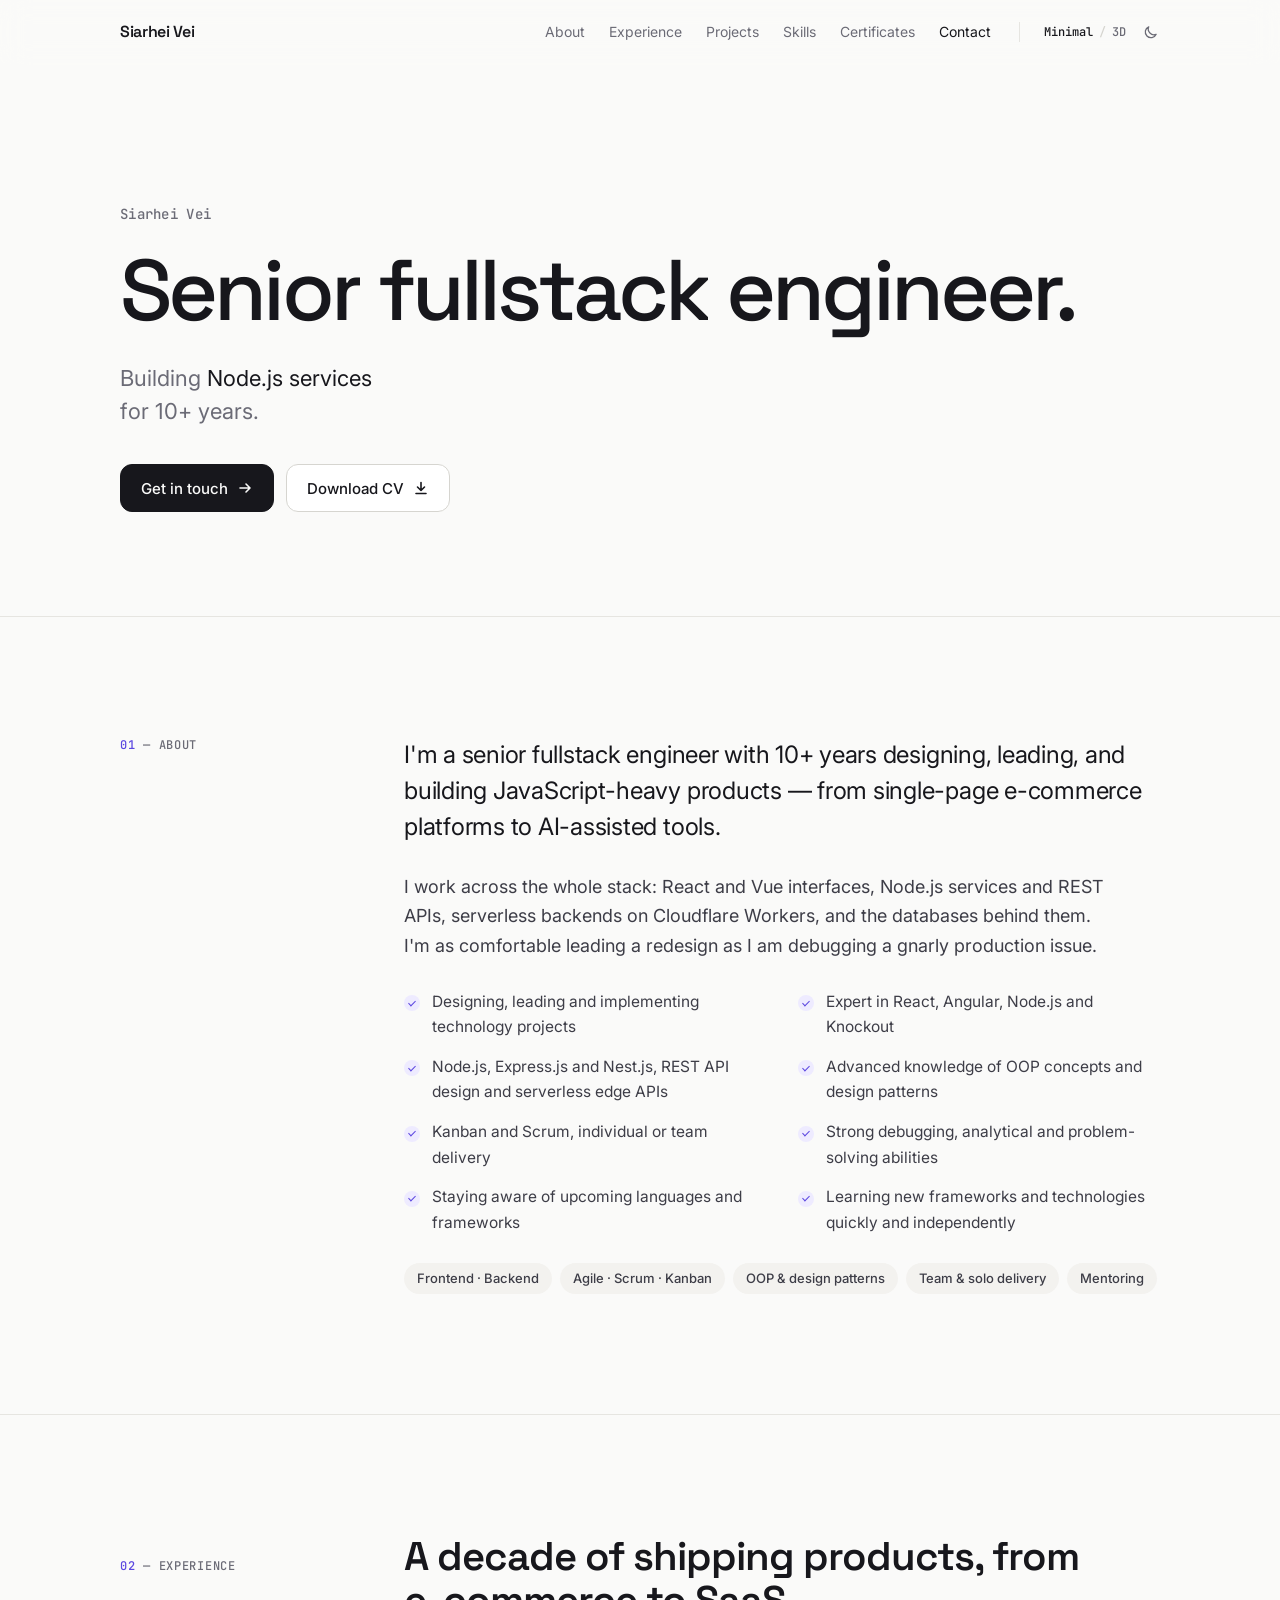
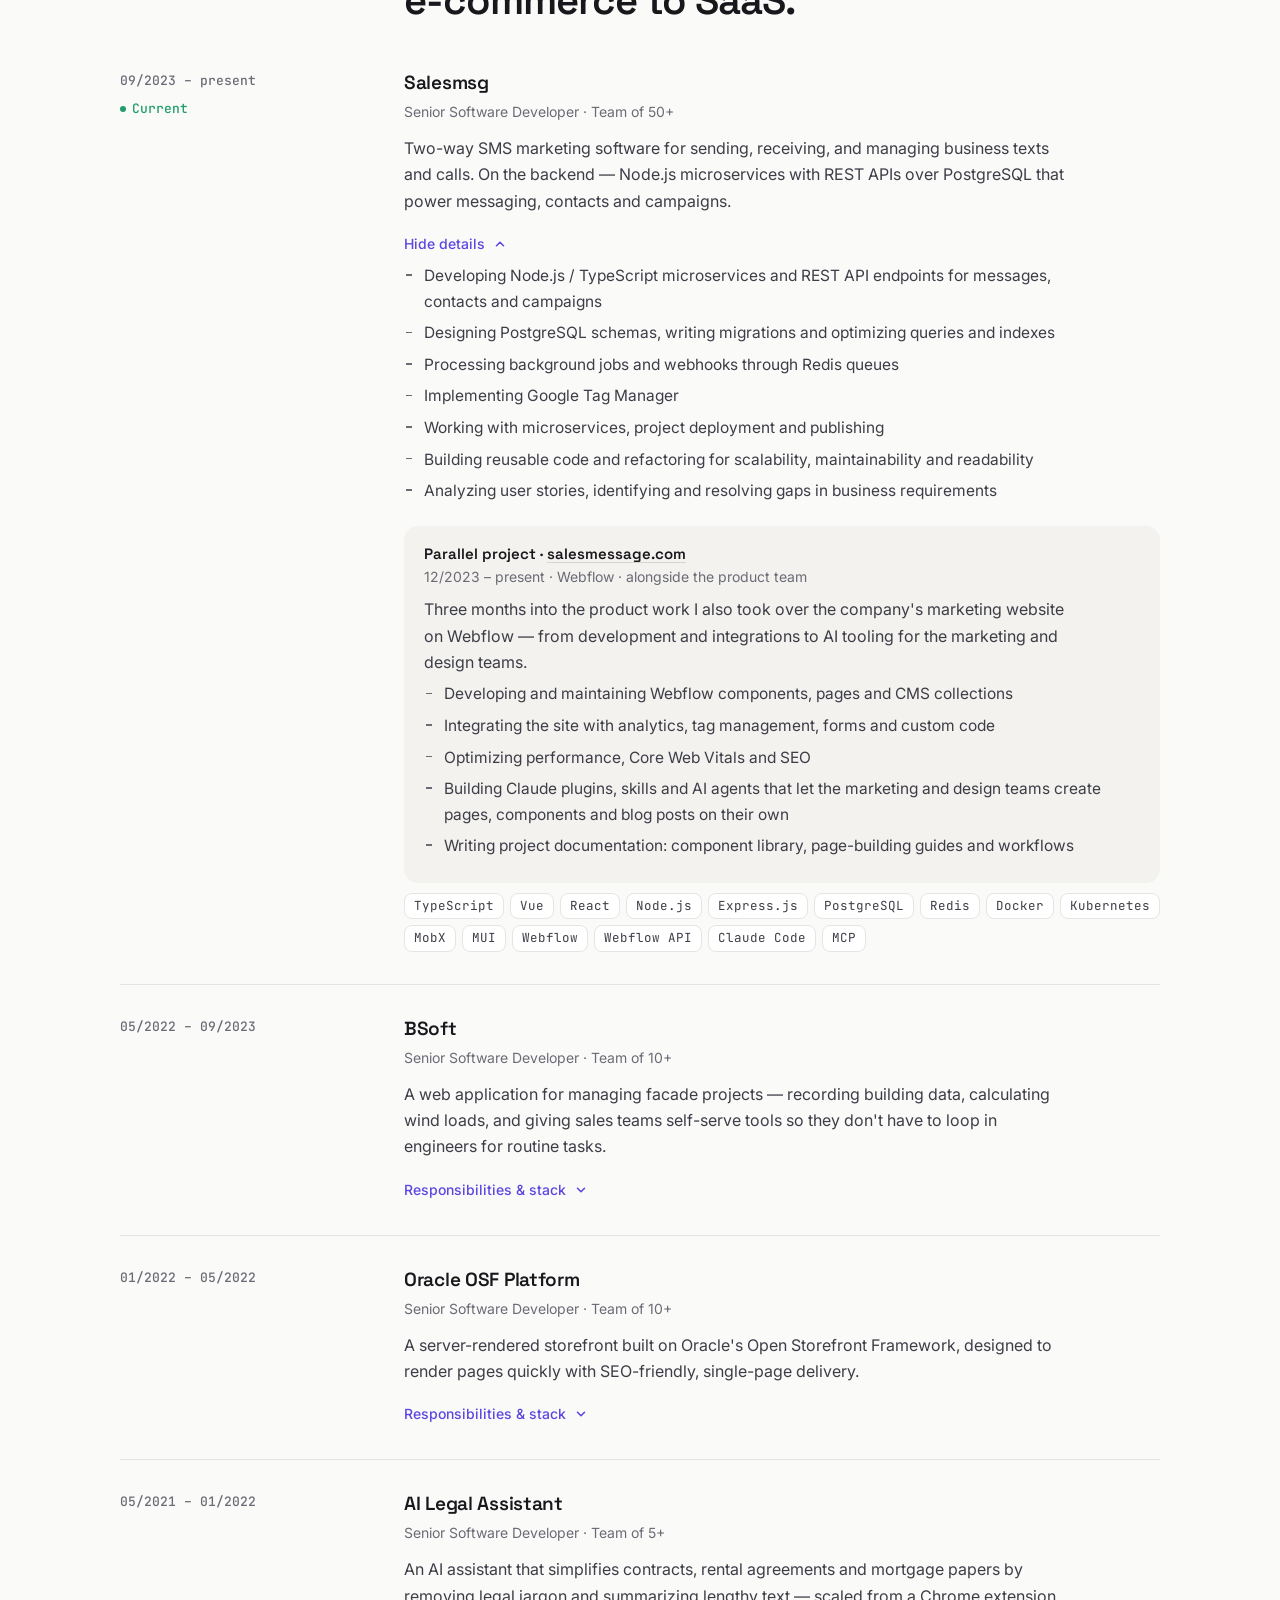
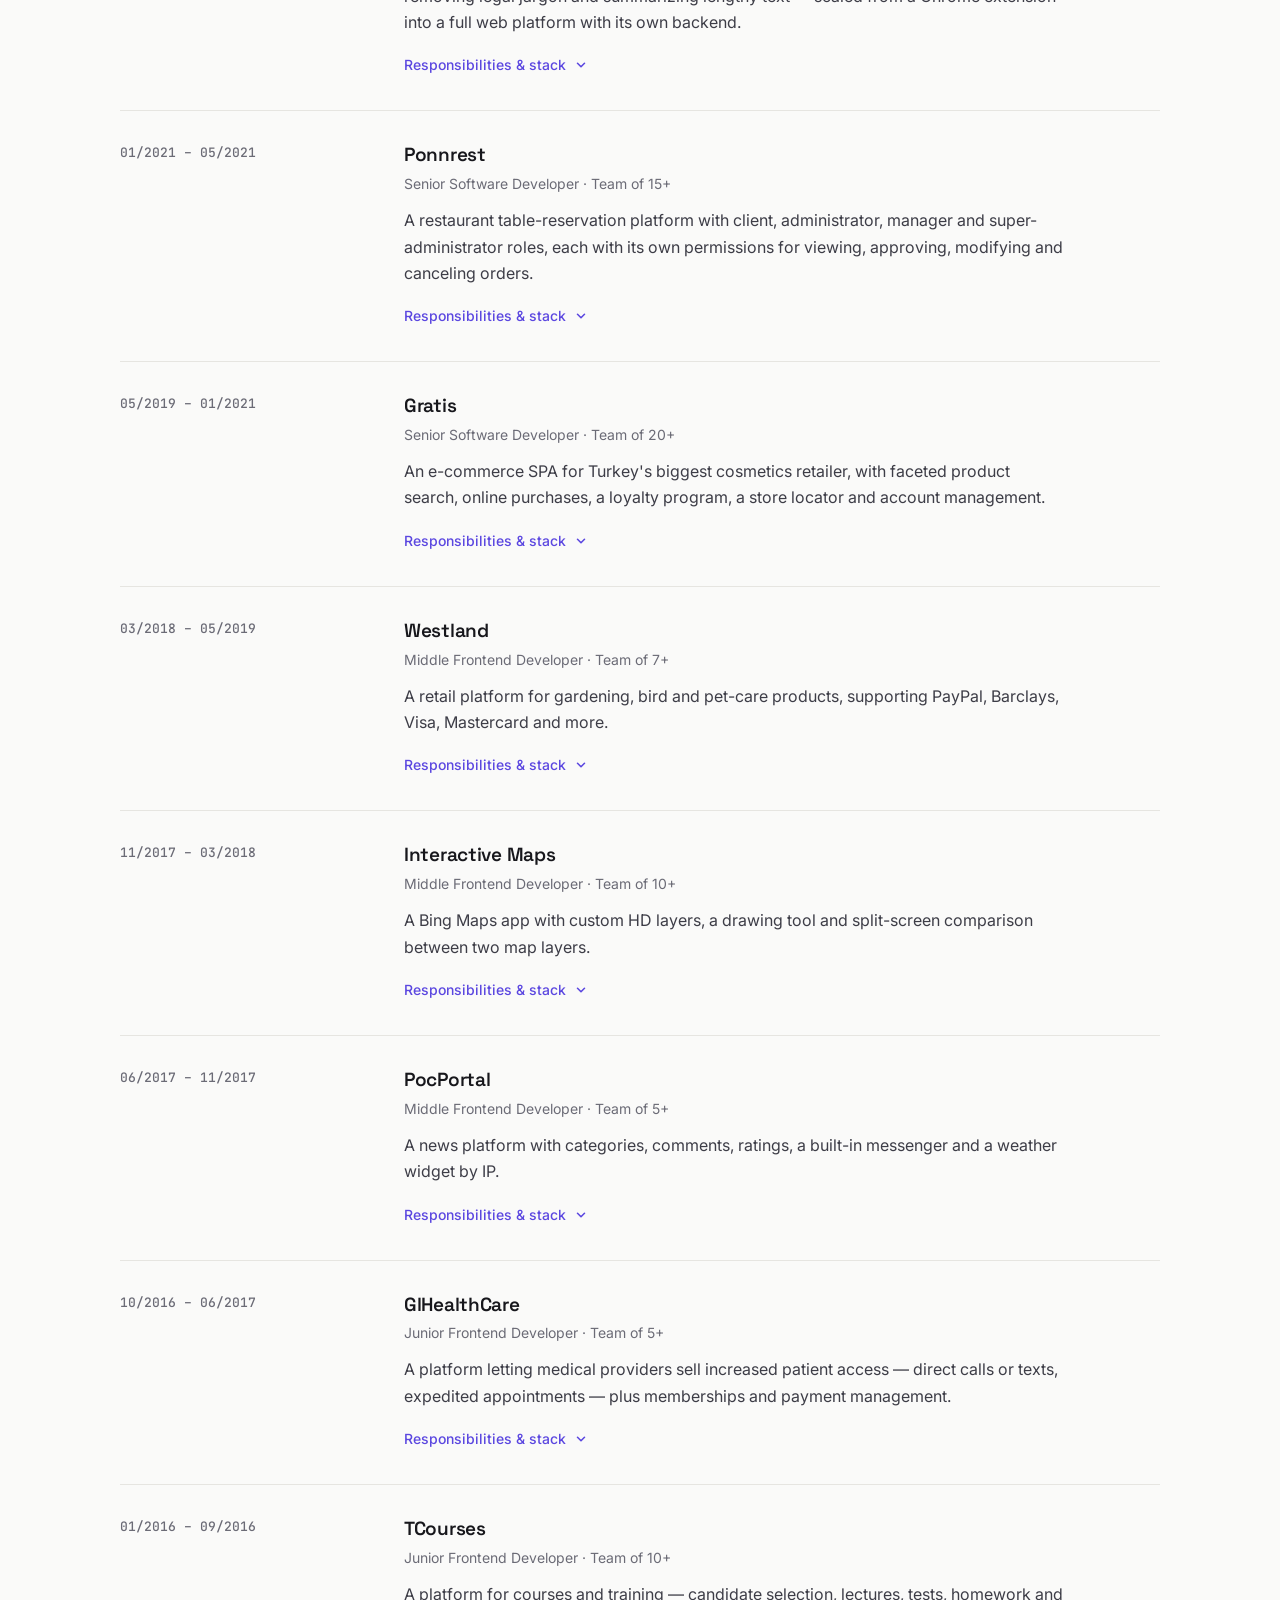
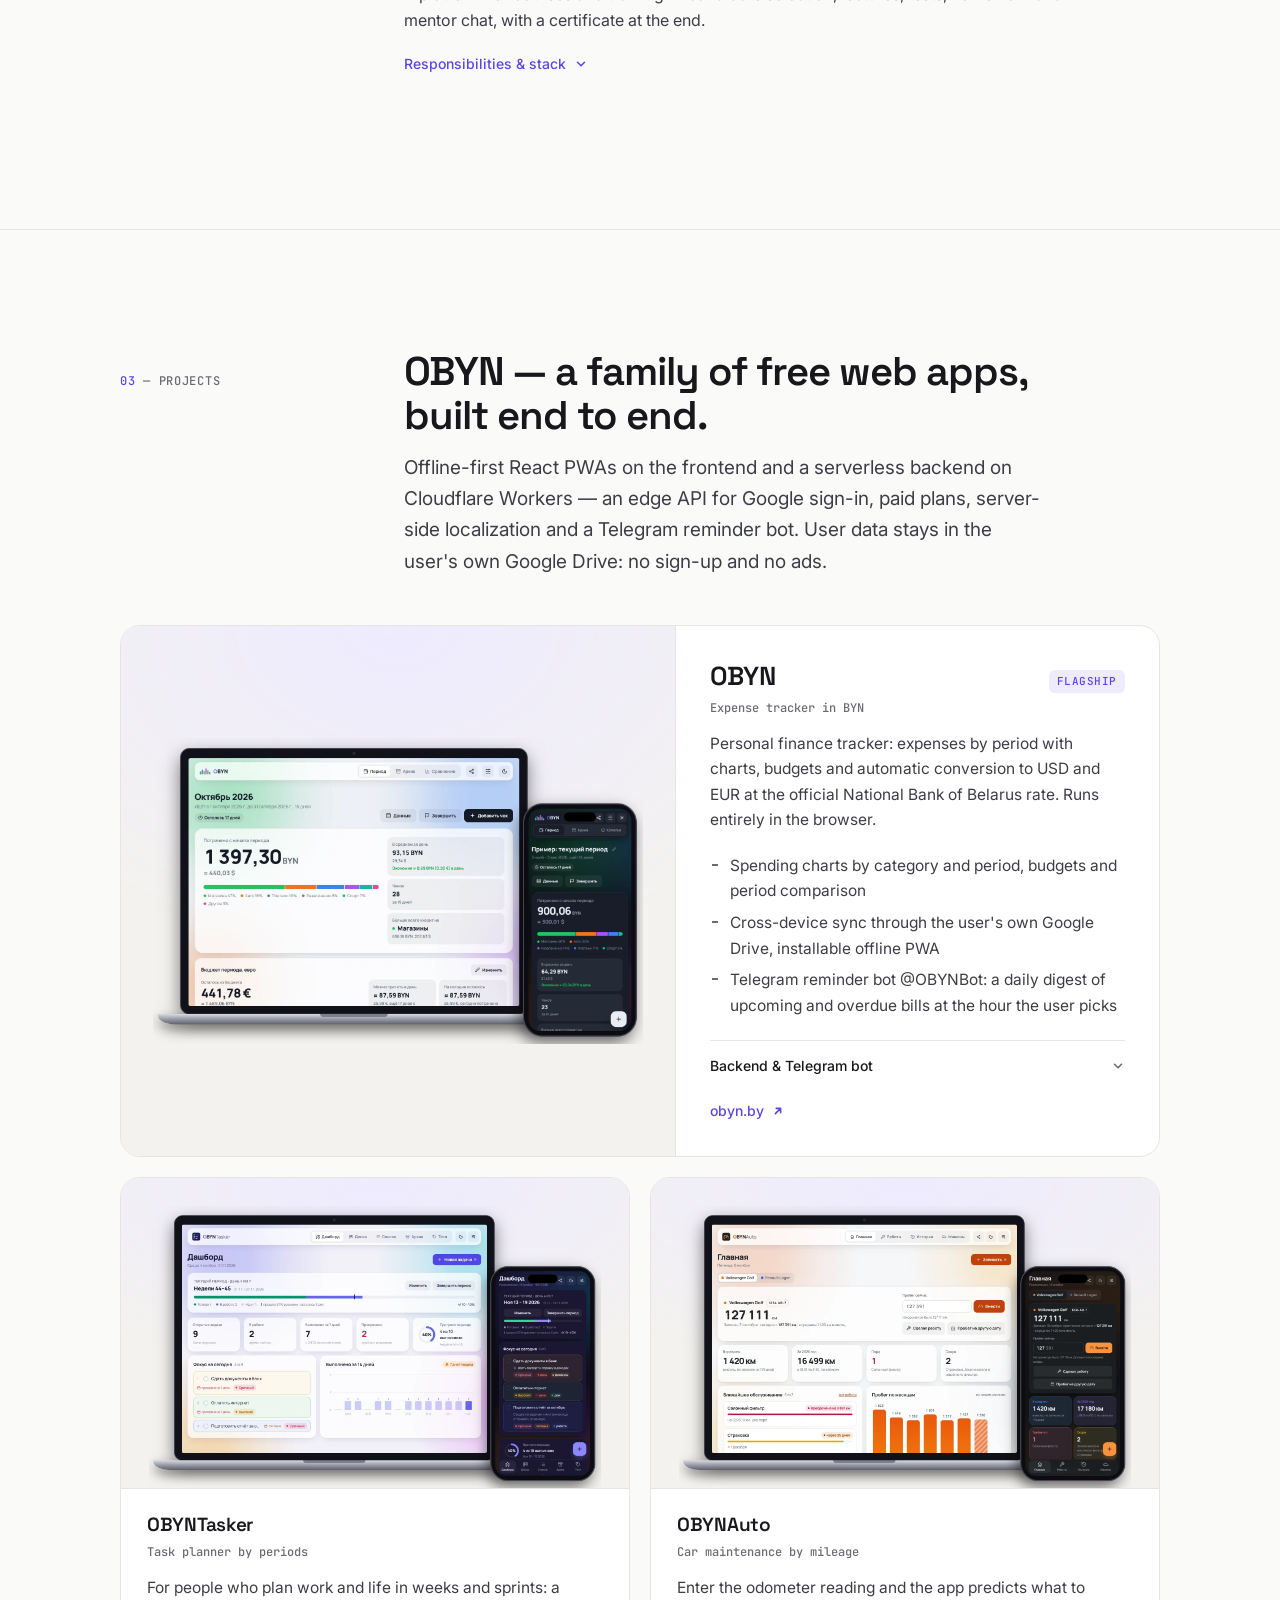
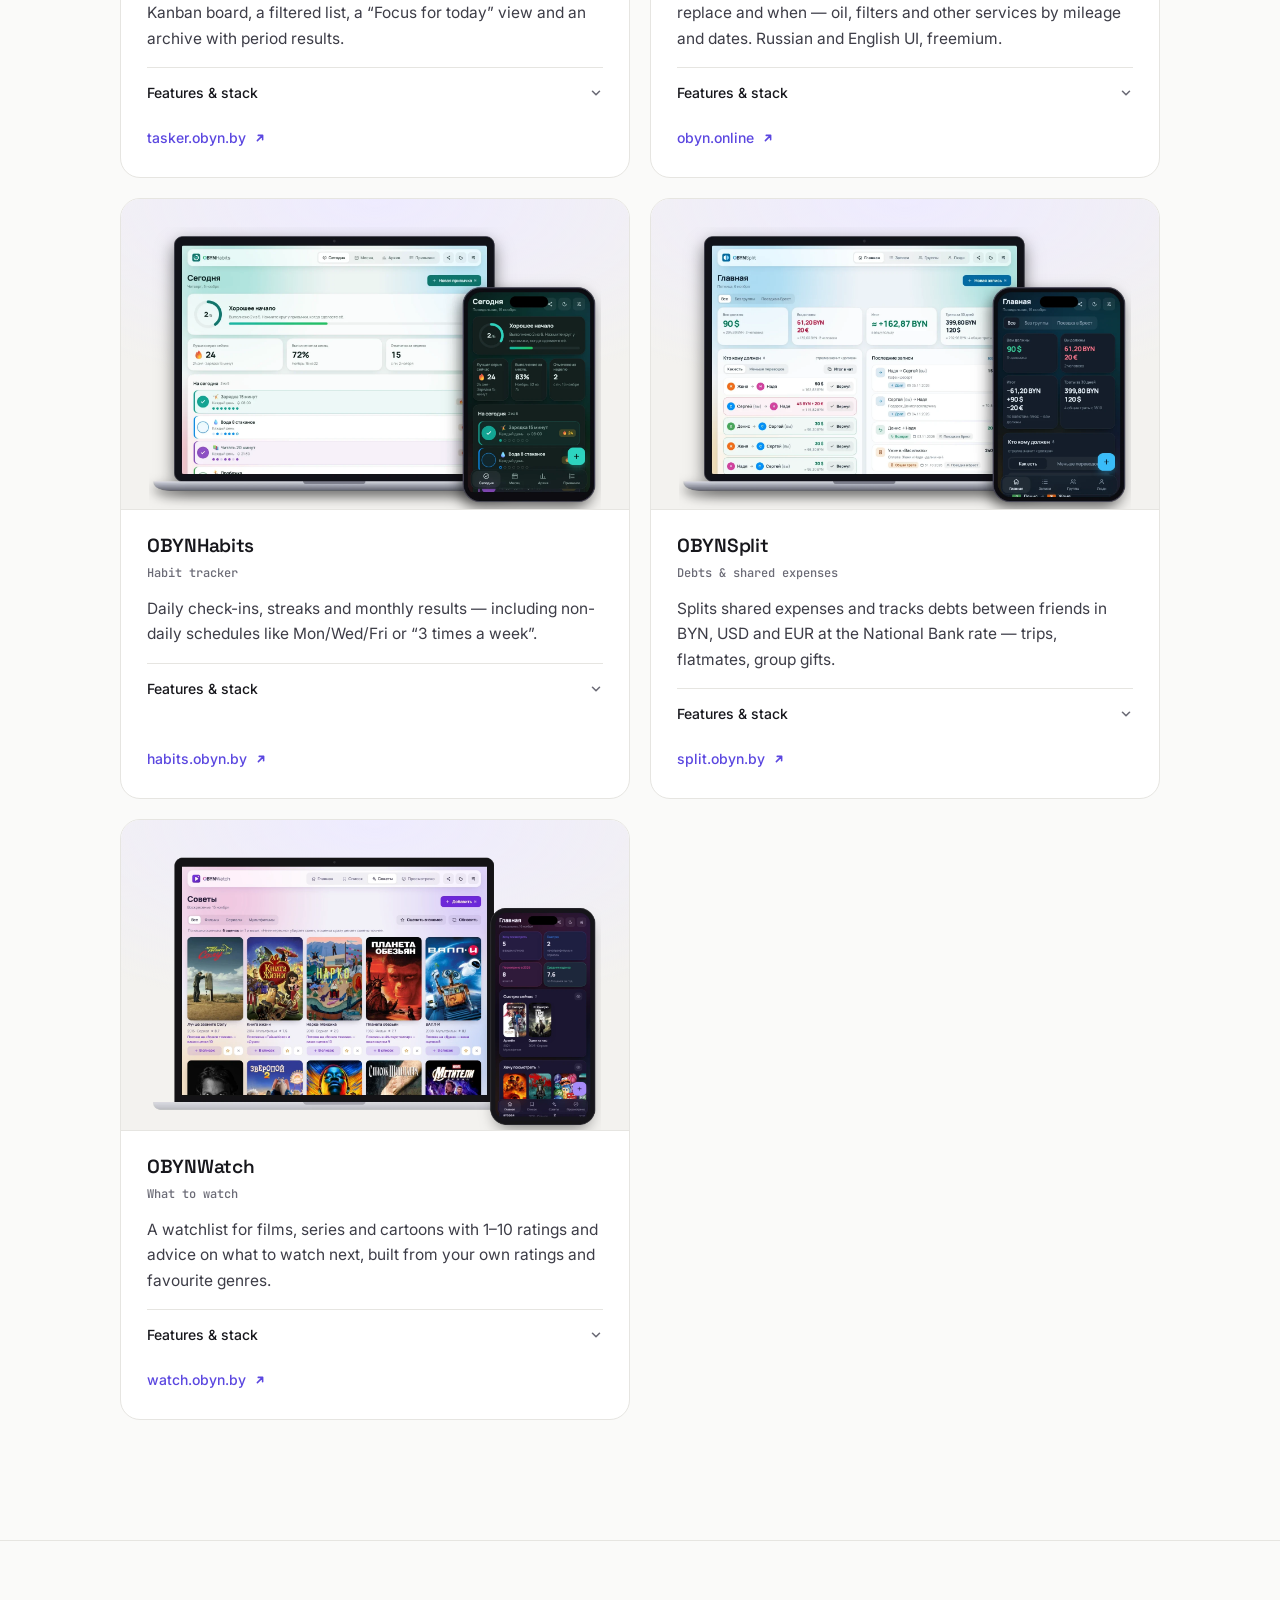
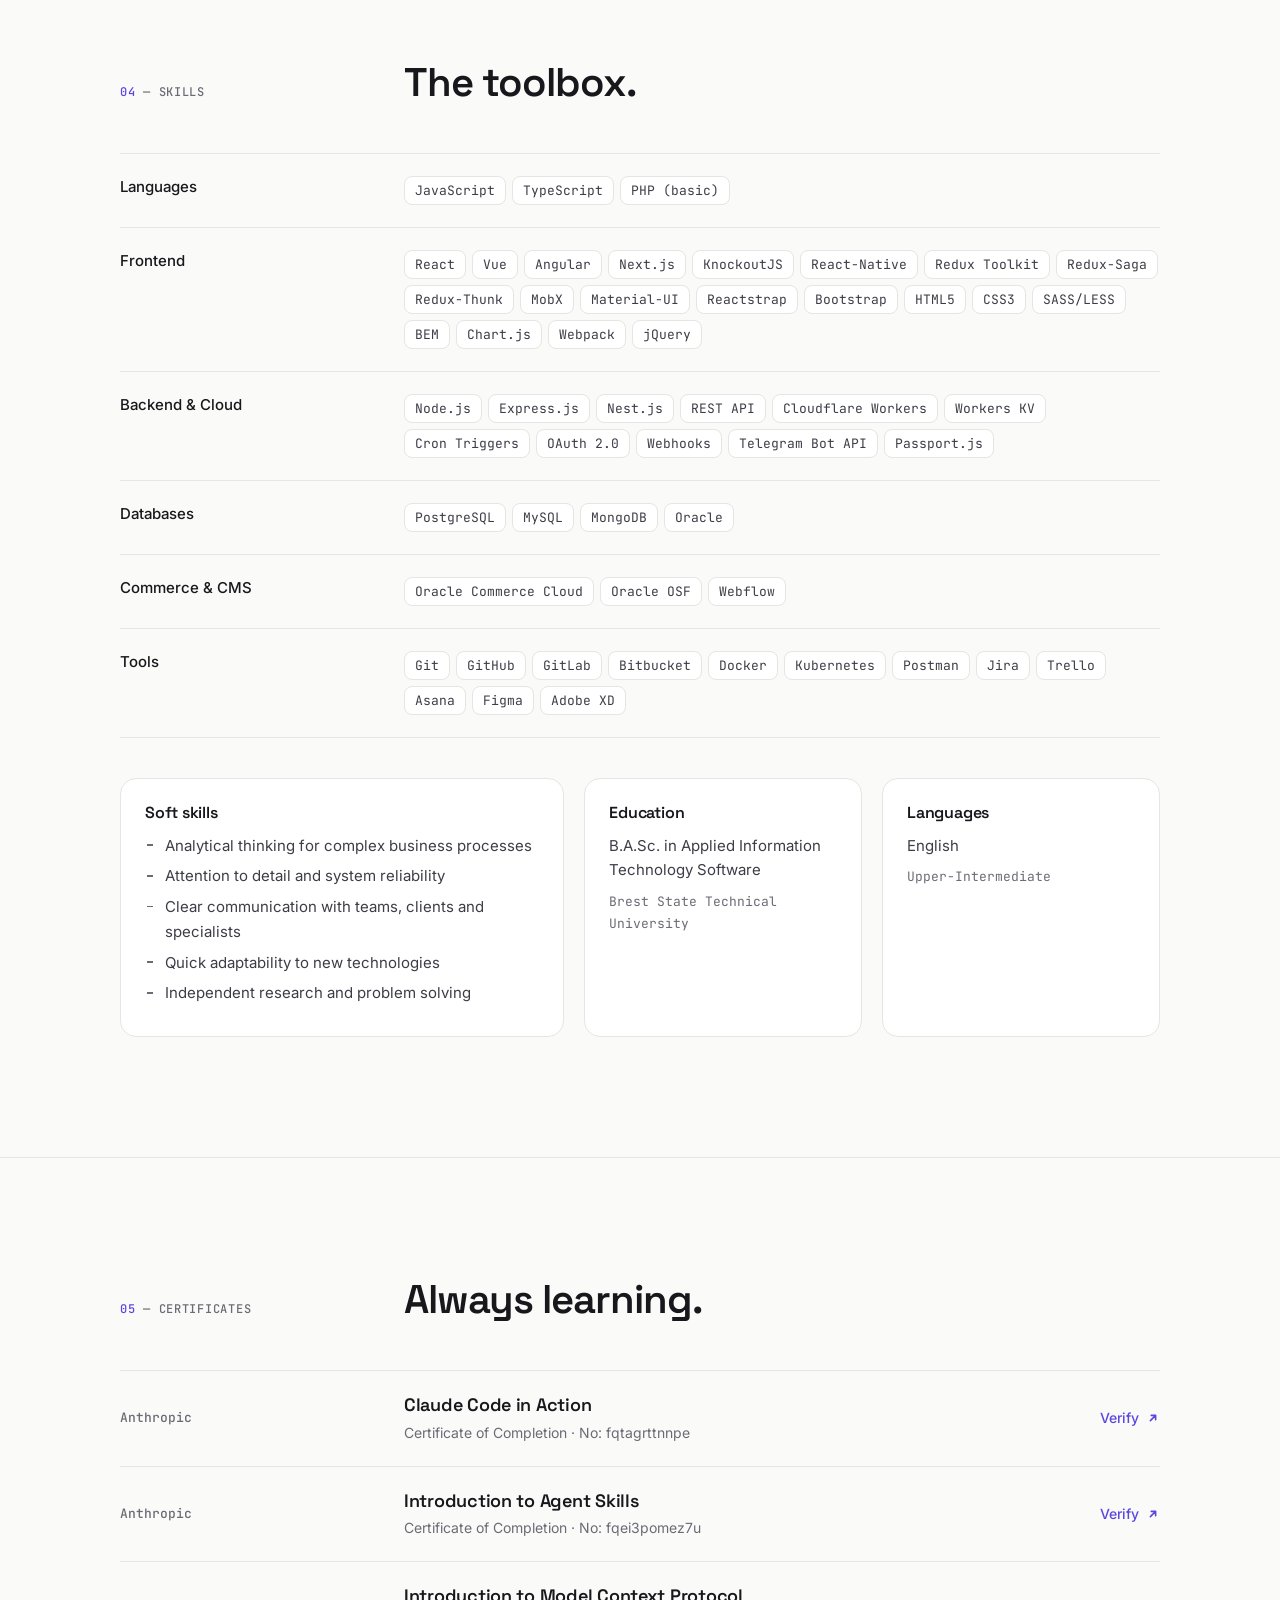
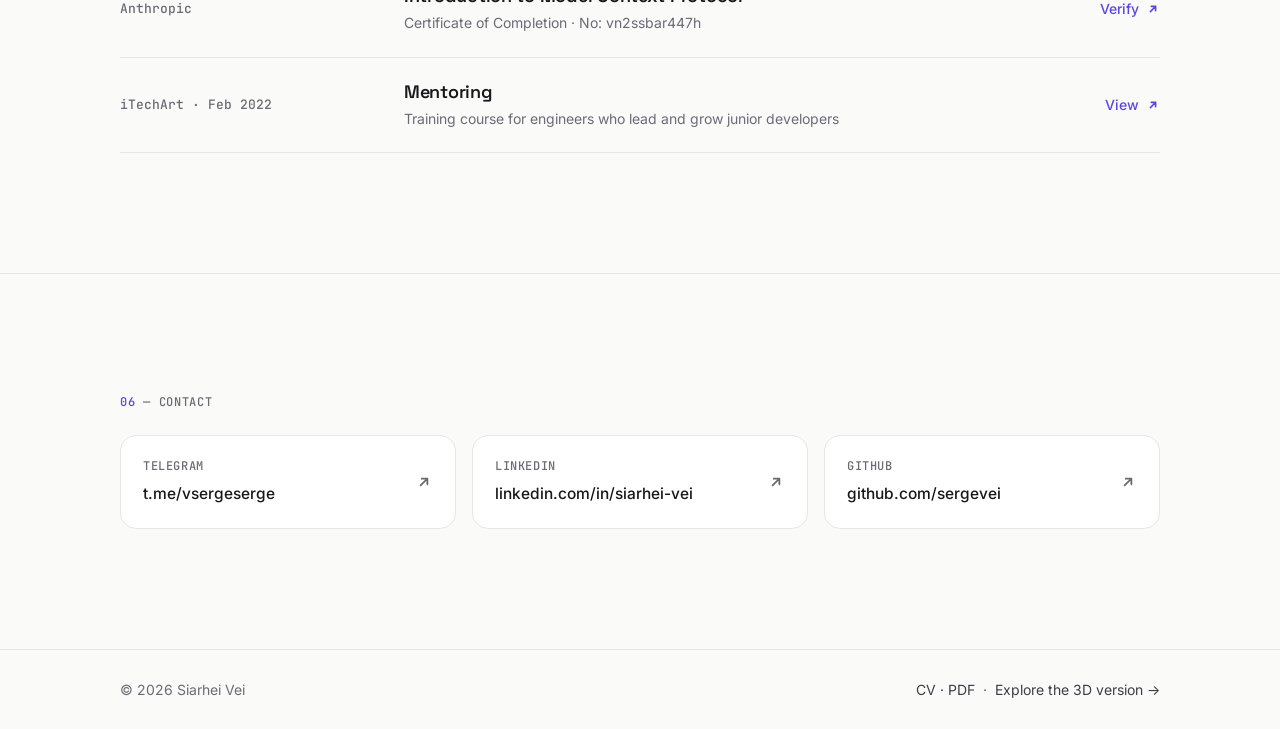
<file: minimal.html>
<!DOCTYPE html>
<html lang="en">
<head>
<meta charset="UTF-8">
<meta name="viewport" content="width=device-width,initial-scale=1,viewport-fit=cover">
<script>
/* Theme before first paint: the visitor's choice, else the system setting. */
try{var t=localStorage.getItem("theme");if(t==="light"||t==="dark")document.documentElement.dataset.theme=t}catch(e){}
</script>
<title>Siarhei Vei - Senior Fullstack Engineer | Portfolio</title>
<meta name="description" content="Siarhei Vei - Senior Fullstack Engineer with 10+ years building React, Vue, and Node.js products, from interfaces to edge APIs. Experience, projects, skills and certificates.">
<meta name="author" content="Siarhei Vei">
<meta name="robots" content="index, follow">
<link rel="canonical" href="https://sergevei.github.io/minimal.html">
<meta property="og:type" content="profile">
<meta property="og:title" content="Siarhei Vei - Senior Fullstack Engineer">
<meta property="og:description" content="10+ years building React, Vue, and Node.js products. Experience, projects, skills and certificates.">
<meta property="og:url" content="https://sergevei.github.io/minimal.html">
<meta property="og:site_name" content="Siarhei Vei - Portfolio">
<meta name="twitter:card" content="summary">
<meta name="theme-color" content="#fafaf9" media="(prefers-color-scheme: light)">
<meta name="theme-color" content="#0c0c0f" media="(prefers-color-scheme: dark)">
<link rel="icon" type="image/svg+xml" href="data:image/svg+xml,%3Csvg xmlns='http://www.w3.org/2000/svg' viewBox='0 0 64 64'%3E%3Crect width='64' height='64' rx='14' fill='%230a0620'/%3E%3Ccircle cx='32' cy='32' r='23' fill='none' stroke='%23ffd166' stroke-opacity='.3' stroke-width='2'/%3E%3Ccircle cx='32' cy='32' r='14' fill='%23ffd166'/%3E%3C/svg%3E">
<script type="application/ld+json">{
  "@context": "https://schema.org",
  "@type": "Person",
  "name": "Siarhei Vei",
  "jobTitle": "Senior Fullstack Engineer",
  "url": "https://sergevei.github.io/",
  "sameAs": ["https://github.com/sergevei", "https://www.linkedin.com/in/siarhei-vei-310b24229", "https://t.me/vsergeserge"],
  "knowsAbout": ["JavaScript", "TypeScript", "React", "Vue", "Node.js", "Cloudflare Workers", "Frontend Development", "Backend Development", "Fullstack Development"]
}</script>
<link rel="preconnect" href="https://fonts.googleapis.com">
<link rel="preconnect" href="https://fonts.gstatic.com" crossorigin>
<link href="https://fonts.googleapis.com/css2?family=Inter:wght@400;500;600&family=JetBrains+Mono:wght@400;500&family=Space+Grotesk:wght@500;600;700&display=swap" rel="stylesheet">
<style>
:root{
  --bg:#fafaf9;--surface:#ffffff;--surface-2:#f3f2ef;--ink:#17171c;--ink-2:#3d3d47;--muted:#6b6b76;
  --line:#e6e5e1;--line-2:#d6d5d0;--accent:#5b47e0;--accent-ink:#ffffff;--accent-soft:#eeebff;
  --ok:#1f9d6b;--shadow:0 1px 2px rgba(20,20,30,.04),0 8px 24px rgba(20,20,30,.06);
  --font:'Inter',system-ui,-apple-system,'Segoe UI',sans-serif;--display:'Space Grotesk','Inter',sans-serif;--mono:'JetBrains Mono',ui-monospace,monospace;
  --wrap:1120px;--gutter:clamp(16px,4vw,40px);--radius:16px;
  color-scheme:light;
}
@media (prefers-color-scheme:dark){:root:not([data-theme="light"]){
  --bg:#0c0c0f;--surface:#131318;--surface-2:#1a1a21;--ink:#ececf1;--ink-2:#c4c4cf;--muted:#8e8e9c;
  --line:#23232b;--line-2:#30303a;--accent:#a395ff;--accent-ink:#0c0c0f;--accent-soft:#1d1a33;
  --ok:#4fd1a1;--shadow:0 1px 2px rgba(0,0,0,.3),0 8px 24px rgba(0,0,0,.35);color-scheme:dark}}
:root[data-theme="dark"]{
  --bg:#0c0c0f;--surface:#131318;--surface-2:#1a1a21;--ink:#ececf1;--ink-2:#c4c4cf;--muted:#8e8e9c;
  --line:#23232b;--line-2:#30303a;--accent:#a395ff;--accent-ink:#0c0c0f;--accent-soft:#1d1a33;
  --ok:#4fd1a1;--shadow:0 1px 2px rgba(0,0,0,.3),0 8px 24px rgba(0,0,0,.35);color-scheme:dark}

*,*::before,*::after{box-sizing:border-box}
html{scroll-behavior:smooth;scroll-padding-top:84px;-webkit-text-size-adjust:100%}
body{margin:0;background:var(--bg);color:var(--ink);font:400 16px/1.65 var(--font);-webkit-font-smoothing:antialiased;text-rendering:optimizeLegibility;overflow-x:hidden}
img{max-width:100%;height:auto;display:block}
a{color:inherit}
::selection{background:var(--accent);color:var(--accent-ink)}
:focus-visible{outline:2px solid var(--accent);outline-offset:3px;border-radius:6px}
.wrap{max-width:var(--wrap);margin:0 auto;padding:0 var(--gutter)}
.skip{position:absolute;left:-9999px;top:8px;z-index:100;background:var(--ink);color:var(--bg);padding:10px 14px;border-radius:10px;text-decoration:none}
.skip:focus{left:8px}
.mono{font-family:var(--mono)}
.sr{position:absolute;width:1px;height:1px;overflow:hidden;clip:rect(0 0 0 0);white-space:nowrap}

/* Header */
.top{position:sticky;top:0;z-index:40;background:color-mix(in srgb,var(--bg) 82%,transparent);backdrop-filter:saturate(1.6) blur(14px);-webkit-backdrop-filter:saturate(1.6) blur(14px);border-bottom:1px solid transparent;transition:border-color .25s}
.top.scrolled{border-bottom-color:var(--line)}
.top .wrap{display:flex;align-items:center;gap:28px;height:64px}
.brand{font:600 16px/1 var(--display);letter-spacing:-.02em;text-decoration:none;white-space:nowrap}
.nav{display:flex;gap:24px;margin-left:auto}
.nav a{font-size:14px;color:var(--muted);text-decoration:none;padding:6px 0;transition:color .2s}
.nav a:hover{color:var(--ink)}
.nav a.active{color:var(--ink)}
.tools{display:flex;align-items:center;gap:14px;padding-left:24px;border-left:1px solid var(--line);height:20px}
.icon-btn{width:32px;height:32px;margin:-6px -6px;display:grid;place-items:center;border-radius:8px;border:0;background:none;color:var(--muted);cursor:pointer;transition:color .2s}
.icon-btn:hover{color:var(--ink)}
.icon-btn svg{width:17px;height:17px}
.i-sun{display:none}
:root[data-theme="dark"] .i-sun{display:block}:root[data-theme="dark"] .i-moon{display:none}
@media (prefers-color-scheme:dark){:root:not([data-theme="light"]) .i-sun{display:block}:root:not([data-theme="light"]) .i-moon{display:none}}

/* View switch — the same control as in the 3D version */
.view-switch{display:inline-flex;align-items:center;gap:6px;font:500 12px/1 var(--mono)}
.view-switch a,.view-switch span{text-decoration:none;color:var(--muted);white-space:nowrap;padding:6px 0;transition:color .2s}
.view-switch [aria-current]{color:var(--ink)}
.view-switch a:hover{color:var(--ink)}
.view-switch i{font-style:normal;color:var(--line-2)}

.menu-btn{display:none}
@media (max-width:900px){
  .nav{display:none}
  .tools{margin-left:auto;padding-left:0;border-left:0}
  .menu-btn{display:grid}
}
/* Hamburger that morphs into a cross */
.burger{position:relative;width:18px;height:10px}
.burger i{position:absolute;left:0;right:0;height:1.6px;border-radius:2px;background:currentColor;transition:top .25s cubic-bezier(.7,0,.2,1) .2s,transform .3s cubic-bezier(.7,0,.2,1)}
.burger i:first-child{top:0}.burger i:last-child{top:8.4px}
[aria-expanded="true"] .burger i{top:4.2px;transition:top .25s cubic-bezier(.7,0,.2,1),transform .3s cubic-bezier(.7,0,.2,1) .2s}
[aria-expanded="true"] .burger i:first-child{transform:rotate(45deg)}
[aria-expanded="true"] .burger i:last-child{transform:rotate(-45deg)}
[aria-expanded="true"].menu-btn{color:var(--ink)}

/* Full-screen mobile menu: opens as a circle growing from the button */
.mnav{position:fixed;inset:0;z-index:35;display:flex;flex-direction:column;justify-content:space-between;gap:40px;padding:104px var(--gutter) calc(28px + env(safe-area-inset-bottom));overflow-y:auto;overscroll-behavior:contain;
  background:radial-gradient(90% 60% at 100% 100%,var(--accent-soft),transparent 70%),var(--bg);
  clip-path:circle(0 at var(--x,calc(100% - 32px)) var(--y,32px));visibility:hidden;transition:clip-path .65s cubic-bezier(.7,0,.2,1),visibility 0s linear .65s}
.mnav.open{clip-path:circle(150vmax at var(--x,calc(100% - 32px)) var(--y,32px));visibility:visible;transition:clip-path .8s cubic-bezier(.7,0,.2,1),visibility 0s}
.mnav-list{display:flex;flex-direction:column}
.mnav-list a{display:flex;align-items:flex-start;gap:16px;padding:7px 0;text-decoration:none;color:var(--ink);-webkit-tap-highlight-color:transparent}
.mnav-n{font:500 12px/1 var(--mono);color:var(--muted);padding-top:.9em;width:22px;opacity:0;transition:opacity .4s ease}
.mnav-t{display:inline-block;overflow:hidden;padding-bottom:.08em;font:500 clamp(40px,11.5vw,60px)/1.05 var(--display);letter-spacing:-.045em}
.mnav-t>span{display:inline-block;transform:translateY(110%);transition:transform .45s cubic-bezier(.7,0,.2,1),color .25s}
.mnav.open .mnav-n{opacity:1;transition-delay:calc(var(--i) * 60ms + 380ms)}
.mnav.open .mnav-t>span{transform:none;transition:transform .9s cubic-bezier(.2,.8,.2,1) calc(var(--i) * 60ms + 260ms),color .25s}
.mnav-list a.active .mnav-t>span,.mnav-list a.active .mnav-n{color:var(--accent)}
.mnav-list a:active .mnav-t>span{color:var(--muted)}
.mnav-foot{display:flex;flex-direction:column;gap:18px;opacity:0;transform:translateY(12px);transition:opacity .3s ease,transform .3s ease}
.mnav.open .mnav-foot{opacity:1;transform:none;transition:opacity .6s ease .7s,transform .8s cubic-bezier(.2,.8,.2,1) .7s}
.mnav-label{font:500 12px/1 var(--mono);letter-spacing:.06em;text-transform:uppercase;color:var(--muted)}
.mnav-social{display:flex;flex-wrap:wrap;gap:8px}
.mnav-social a{display:inline-flex;align-items:center;gap:6px;padding:11px 15px;border:1px solid var(--line-2);border-radius:100px;font-size:14.5px;font-weight:500;text-decoration:none;background:color-mix(in srgb,var(--surface) 70%,transparent)}
.mnav-social a svg{width:13px;height:13px;color:var(--muted)}
.mnav-3d{display:flex;justify-content:space-between;align-items:center;gap:12px;padding-top:18px;border-top:1px solid var(--line);font-size:15px;color:var(--ink-2);text-decoration:none}
.mnav-3d b{font:500 12px/1 var(--mono);color:var(--muted);white-space:nowrap}
body.menu-open{overflow:hidden}
body.menu-open .top{background:transparent;backdrop-filter:none;-webkit-backdrop-filter:none;border-bottom-color:transparent}
@media (min-width:901px){.mnav{display:none}}

/* Sections */
section{padding:clamp(64px,10vw,120px) 0;border-top:1px solid var(--line)}
.sec-head{display:grid;grid-template-columns:220px 1fr;gap:clamp(24px,5vw,64px);margin-bottom:clamp(28px,4vw,48px);align-items:baseline}
.eyebrow{font:500 12px/1.4 var(--mono);letter-spacing:.06em;text-transform:uppercase;color:var(--muted)}
.eyebrow b{color:var(--accent);font-weight:500}
h1,h2,h3{font-family:var(--display);letter-spacing:-.025em;margin:0;font-weight:600}
h2{font-size:clamp(28px,4vw,40px);line-height:1.1}
h3{font-size:19px;line-height:1.3;letter-spacing:-.015em}
.lede{font-size:clamp(17px,1.6vw,19px);color:var(--ink-2);max-width:62ch;margin:14px 0 0}
.grid-2{display:grid;grid-template-columns:220px 1fr;gap:clamp(24px,5vw,64px)}
@media (max-width:760px){.sec-head,.grid-2{grid-template-columns:1fr;gap:12px}}

/* Hero */
.hero{padding:clamp(56px,12vw,140px) 0 clamp(56px,9vw,104px);border-top:0}
.hero h1{margin:0;font-weight:500}
.h-name{display:block;font:500 14px/1.4 var(--mono);letter-spacing:.02em;color:var(--muted);margin-bottom:22px}
.h-role{display:block;font-size:clamp(42px,7.2vw,86px);line-height:1.02;letter-spacing:-.045em}
.hero .lede{font-size:clamp(18px,2vw,22px);line-height:1.5;margin-top:28px;color:var(--muted)}
/* Words rise from behind a mask, one after another */
.w{display:inline-block;overflow:hidden;vertical-align:top;padding-bottom:.1em;margin-bottom:-.1em}
.w>span{display:inline-block;animation:word-up 1s cubic-bezier(.2,.8,.2,1) both;animation-delay:calc(var(--i) * 90ms + 80ms)}
@keyframes word-up{from{transform:translateY(105%)}}
.fade{display:block;animation:fade-up .9s cubic-bezier(.2,.8,.2,1) both;animation-delay:var(--d,.6s)}
.ctas.fade{display:flex}
@keyframes fade-up{from{opacity:0;transform:translateY(10px)}}
/* Rotating phrase: the next one rises in from below, out of focus */
.rot{display:inline-grid;justify-items:start;vertical-align:bottom;height:1.5em;overflow:hidden;color:var(--ink);transition:width .6s cubic-bezier(.2,.8,.2,1)}
.rot>span{grid-area:1/1;white-space:nowrap;opacity:0;transform:translateY(80%);filter:blur(8px);transition:transform .7s cubic-bezier(.2,.8,.2,1),opacity .5s ease,filter .6s ease}
.rot>.is-on{opacity:1;transform:none;filter:none}
.rot>.is-out{opacity:0;transform:translateY(-80%);filter:blur(8px)}
@media (prefers-reduced-motion:reduce){.w>span,.fade{animation:none}.rot>span{transform:none;filter:none}}
.ctas{display:flex;flex-wrap:wrap;gap:12px;margin-top:36px}
.btn{display:inline-flex;align-items:center;gap:9px;height:48px;padding:0 20px;border-radius:12px;font:500 15px/1 var(--font);text-decoration:none;border:1px solid var(--line-2);background:var(--surface);color:var(--ink);transition:transform .2s,border-color .2s,background .2s,box-shadow .2s;cursor:pointer}
.btn:hover{border-color:var(--ink);transform:translateY(-1px)}
.btn svg{width:16px;height:16px}
.btn-primary{background:var(--ink);color:var(--bg);border-color:var(--ink)}
.btn-primary:hover{box-shadow:var(--shadow)}

/* About */
.prose p{margin:0 0 1.1em;font-size:18px;color:var(--ink-2);max-width:64ch}
.prose p:first-child{font-size:clamp(20px,2.2vw,24px);line-height:1.5;color:var(--ink);letter-spacing:-.01em}
.checks{list-style:none;padding:0;margin:28px 0 0;display:grid;grid-template-columns:1fr 1fr;gap:14px 32px}
.checks li{position:relative;padding-left:28px;color:var(--ink-2);font-size:15.5px}
.checks li::before{content:"";position:absolute;left:0;top:.42em;width:16px;height:16px;border-radius:50%;background:var(--accent-soft)}
.checks li::after{content:"";position:absolute;left:5.5px;top:calc(.42em + 3.5px);width:4px;height:7px;border:solid var(--accent);border-width:0 1.8px 1.8px 0;transform:rotate(45deg)}
@media (max-width:640px){.checks{grid-template-columns:1fr}}
.pills{display:flex;flex-wrap:wrap;gap:8px;margin-top:28px}
.pill{font:500 13px/1 var(--font);padding:9px 13px;border-radius:100px;background:var(--surface-2);color:var(--ink-2)}

/* Experience */
.jobs{list-style:none;margin:0;padding:0}
.job{display:grid;grid-template-columns:220px 1fr;gap:clamp(24px,5vw,64px);padding:32px 0;border-top:1px solid var(--line)}
.job:first-child{border-top:0;padding-top:0}
.job-when{font:500 13px/1.5 var(--mono);color:var(--muted)}
.job-when .now{display:inline-flex;align-items:center;gap:6px;margin-top:8px;color:var(--ok)}
.job-when .now::before{content:"";width:6px;height:6px;border-radius:50%;background:currentColor}
.job-meta{font-size:14px;color:var(--muted);margin-top:4px}
.job p{margin:12px 0 0;color:var(--ink-2);max-width:66ch}
.job details{margin-top:16px}
.job summary{display:inline-flex;align-items:center;gap:8px;cursor:pointer;list-style:none;font:500 14px/1 var(--font);color:var(--accent);padding:6px 0;user-select:none}
.job summary::-webkit-details-marker{display:none}
.job summary svg{width:14px;height:14px;transition:transform .25s}
.job details[open] summary svg{transform:rotate(180deg)}
.job details[open] .more-label{display:none}
.job details:not([open]) .less-label{display:none}
.sub{margin:18px 0 0}
.sub-title{font:500 12px/1.4 var(--mono);letter-spacing:.05em;text-transform:uppercase;color:var(--muted);margin:22px 0 8px}
.list{margin:0;padding:0;list-style:none}
.list li{position:relative;padding-left:20px;margin:6px 0;color:var(--ink-2);font-size:15.5px;max-width:68ch}
.list li::before{content:"";position:absolute;left:2px;top:.72em;width:6px;height:1.5px;background:var(--muted)}
.tags{display:flex;flex-wrap:wrap;gap:6px;margin-top:10px}
.tag{font:400 12.5px/1 var(--mono);padding:6px 9px;border:1px solid var(--line);border-radius:8px;color:var(--ink-2);background:var(--surface)}
.side{margin-top:22px;padding:18px 20px;border-radius:14px;background:var(--surface-2)}
.side h4{margin:0;font:600 15px/1.3 var(--display)}
.side .job-meta{margin-top:2px}
.side p{margin-top:8px}
@media (max-width:760px){.job{grid-template-columns:1fr;gap:8px}}
a.ul{text-decoration:underline;text-decoration-color:var(--line-2);text-underline-offset:3px;transition:text-decoration-color .2s}
a.ul:hover{text-decoration-color:currentColor}

/* Projects */
.p-intro{max-width:64ch}
.projects{display:grid;grid-template-columns:repeat(2,1fr);gap:20px;margin-top:40px}
.project{display:flex;flex-direction:column;border:1px solid var(--line);border-radius:20px;background:var(--surface);overflow:hidden;transition:border-color .25s,box-shadow .25s,transform .25s}
.project:hover{border-color:var(--line-2);box-shadow:var(--shadow);transform:translateY(-2px)}
.shot{display:block;padding:28px 28px 0;background:radial-gradient(120% 90% at 50% 0%,var(--accent-soft),transparent 70%),var(--surface-2);border-bottom:1px solid var(--line)}
.shot img{width:100%;aspect-ratio:16/10;object-fit:contain;object-position:bottom;transition:transform .5s cubic-bezier(.2,.8,.2,1)}
.project:hover .shot img{transform:translateY(-4px) scale(1.01)}
.p-body{padding:24px 26px 26px;display:flex;flex-direction:column;flex:1}
.p-top{display:flex;justify-content:space-between;align-items:baseline;gap:12px}
.p-kind{font:500 12px/1.4 var(--mono);color:var(--muted);margin-top:6px}
.p-body>p{margin:14px 0 0;color:var(--ink-2);font-size:15.5px}
.p-body .list{margin-top:14px}
.p-body details{margin-top:16px;border-top:1px solid var(--line);padding-top:14px}
.p-body summary{cursor:pointer;list-style:none;display:flex;justify-content:space-between;align-items:center;font:500 14px/1 var(--font);color:var(--ink);padding:4px 0}
.p-body summary::-webkit-details-marker{display:none}
.p-body summary svg{width:14px;height:14px;color:var(--muted);transition:transform .25s}
.p-body details[open] summary svg{transform:rotate(180deg)}
.p-foot{margin-top:auto;padding-top:20px}
.visit{display:inline-flex;align-items:center;gap:7px;font:500 14px/1 var(--font);color:var(--accent);text-decoration:none}
.visit svg{width:14px;height:14px;transition:transform .2s}
.visit:hover svg{transform:translate(2px,-2px)}
.project.featured{grid-column:1/-1;display:grid;grid-template-columns:1.15fr 1fr}
.project.featured .shot{padding:32px;border-bottom:0;border-right:1px solid var(--line);display:flex;align-items:center}
.project.featured .shot img{object-position:center}
.project.featured .p-body{padding:34px 34px 32px}
.project.featured h3{font-size:26px}
.badge{font:500 11px/1 var(--mono);letter-spacing:.05em;text-transform:uppercase;color:var(--accent);background:var(--accent-soft);padding:6px 8px;border-radius:6px;white-space:nowrap}
@media (max-width:900px){.project.featured{grid-template-columns:1fr}.project.featured .shot{border-right:0;border-bottom:1px solid var(--line);padding:28px 28px 0}}
@media (max-width:760px){.projects{grid-template-columns:1fr}.shot{padding:20px 20px 0}.p-body,.project.featured .p-body{padding:22px 20px 22px}}

/* Skills */
.skill-rows{border-top:1px solid var(--line)}
.skill-row{display:grid;grid-template-columns:220px 1fr;gap:clamp(24px,5vw,64px);padding:22px 0;border-bottom:1px solid var(--line)}
.skill-row h3{font:500 15px/1.4 var(--font);letter-spacing:0;color:var(--ink)}
.skill-row .tags{margin-top:0}
.skill-row .tag{font-size:13px;padding:7px 10px}
.trio{display:grid;grid-template-columns:1.6fr 1fr 1fr;gap:20px;margin-top:40px}
.box{padding:24px;border:1px solid var(--line);border-radius:var(--radius);background:var(--surface)}
.box h3{font-size:16px;margin-bottom:10px}
.box p{margin:0;color:var(--ink-2);font-size:15px}
.box .list li{font-size:15px}
@media (max-width:760px){.skill-row{grid-template-columns:1fr;gap:10px}.trio{grid-template-columns:1fr}}

/* Certificates */
.certs{list-style:none;margin:0;padding:0;border-top:1px solid var(--line)}
.cert{display:grid;grid-template-columns:220px 1fr auto;gap:clamp(16px,5vw,64px);align-items:center;padding:22px 0;border-bottom:1px solid var(--line)}
.cert-issuer{font:500 13px/1.4 var(--mono);color:var(--muted)}
.cert h3{font-size:18px}
.cert p{margin:4px 0 0;font-size:14px;color:var(--muted)}
.cert .visit{white-space:nowrap}
@media (max-width:760px){.cert{grid-template-columns:1fr;gap:6px}.cert .visit{margin-top:6px}}

/* Contact */
.contact{text-align:left}
.links{display:grid;grid-template-columns:repeat(3,1fr);gap:16px;margin-top:24px}
.clink{display:flex;justify-content:space-between;align-items:center;gap:12px;padding:22px;border:1px solid var(--line);border-radius:var(--radius);background:var(--surface);text-decoration:none;transition:border-color .2s,transform .2s,box-shadow .2s}
.clink:hover{border-color:var(--ink);transform:translateY(-2px);box-shadow:var(--shadow)}
.clink small{display:block;font:500 12px/1.4 var(--mono);color:var(--muted);text-transform:uppercase;letter-spacing:.05em}
.clink span{display:block;margin-top:6px;font-weight:500;font-size:15.5px;word-break:break-word}
.clink svg{width:18px;height:18px;flex:none;color:var(--muted);transition:transform .2s,color .2s}
.clink:hover svg{transform:translate(2px,-2px);color:var(--ink)}
@media (max-width:760px){.links{grid-template-columns:1fr}}

footer{border-top:1px solid var(--line);padding:28px 0 calc(28px + env(safe-area-inset-bottom));font-size:14px;color:var(--muted)}
footer .wrap{display:flex;justify-content:space-between;gap:16px;flex-wrap:wrap}
footer a{color:var(--ink-2);text-decoration:none}
footer a:hover{color:var(--ink)}

/* Reveal on scroll — scroll-driven, so content is never stuck hidden; older browsers just show it */
@keyframes rise{from{opacity:0;transform:translateY(18px)}}
@supports (animation-timeline:view()){@media (prefers-reduced-motion:no-preference){
  .reveal{animation:rise linear both;animation-timeline:view();animation-range:entry 0% entry 35%}}}
@media (prefers-reduced-motion:reduce){html{scroll-behavior:auto}*{transition-duration:.01ms!important}}
@media print{.reveal{animation:none!important}.top,.view-switch,.ctas,footer{display:none}section{padding:28px 0}.project,.box{break-inside:avoid}details>*{display:block}}
</style>
</head>
<body>
<a class="skip" href="#main">Skip to content</a>

<header class="top" id="top">
  <div class="wrap">
    <a class="brand" href="#main" aria-label="Siarhei Vei, back to top">Siarhei Vei</a>
    <nav class="nav" id="nav" aria-label="Sections">
      <a href="#about">About</a>
      <a href="#experience">Experience</a>
      <a href="#projects">Projects</a>
      <a href="#skills">Skills</a>
      <a href="#certificates">Certificates</a>
      <a href="#contact">Contact</a>
    </nav>
    <div class="tools">
      <div class="view-switch" role="group" aria-label="Site version">
        <span aria-current="page">Minimal</span><i aria-hidden="true">/</i>
        <a href="index.html?view=3d" data-view="3d" title="Interactive 3D solar system">3D</a>
      </div>
      <button class="icon-btn" id="theme" type="button" aria-label="Toggle dark theme">
        <svg class="i-moon" viewBox="0 0 24 24" fill="none" stroke="currentColor" stroke-width="1.8" stroke-linecap="round" stroke-linejoin="round" aria-hidden="true"><path d="M20 14.5A8 8 0 0 1 9.5 4a8 8 0 1 0 10.5 10.5z"/></svg>
        <svg class="i-sun" viewBox="0 0 24 24" fill="none" stroke="currentColor" stroke-width="1.8" stroke-linecap="round" aria-hidden="true"><circle cx="12" cy="12" r="4"/><path d="M12 2v2M12 20v2M4.9 4.9l1.4 1.4M17.7 17.7l1.4 1.4M2 12h2M20 12h2M4.9 19.1l1.4-1.4M17.7 6.3l1.4-1.4"/></svg>
      </button>
      <button class="icon-btn menu-btn" id="menu-btn" type="button" aria-label="Open menu" aria-controls="mnav" aria-expanded="false"><span class="burger" aria-hidden="true"><i></i><i></i></span></button>
    </div>
  </div>
</header>

<div class="mnav" id="mnav" role="dialog" aria-modal="true" aria-label="Menu" inert>
  <nav class="mnav-list" aria-label="Sections">
    <a href="#about" style="--i:0"><span class="mnav-n">01</span><span class="mnav-t"><span>About</span></span></a>
    <a href="#experience" style="--i:1"><span class="mnav-n">02</span><span class="mnav-t"><span>Experience</span></span></a>
    <a href="#projects" style="--i:2"><span class="mnav-n">03</span><span class="mnav-t"><span>Projects</span></span></a>
    <a href="#skills" style="--i:3"><span class="mnav-n">04</span><span class="mnav-t"><span>Skills</span></span></a>
    <a href="#certificates" style="--i:4"><span class="mnav-n">05</span><span class="mnav-t"><span>Certificates</span></span></a>
    <a href="#contact" style="--i:5"><span class="mnav-n">06</span><span class="mnav-t"><span>Contact</span></span></a>
  </nav>
  <div class="mnav-foot">
    <span class="mnav-label">Get in touch</span>
    <div class="mnav-social">
      <a href="https://t.me/vsergeserge" target="_blank" rel="noopener">Telegram<svg viewBox="0 0 16 16" fill="none" stroke="currentColor" stroke-width="1.8" stroke-linecap="round" stroke-linejoin="round" aria-hidden="true"><path d="M5 11l6-6M6 5h5v5"/></svg></a>
      <a href="https://www.linkedin.com/in/siarhei-vei-310b24229" target="_blank" rel="noopener">LinkedIn<svg viewBox="0 0 16 16" fill="none" stroke="currentColor" stroke-width="1.8" stroke-linecap="round" stroke-linejoin="round" aria-hidden="true"><path d="M5 11l6-6M6 5h5v5"/></svg></a>
      <a href="https://github.com/sergevei" target="_blank" rel="noopener">GitHub<svg viewBox="0 0 16 16" fill="none" stroke="currentColor" stroke-width="1.8" stroke-linecap="round" stroke-linejoin="round" aria-hidden="true"><path d="M5 11l6-6M6 5h5v5"/></svg></a>
      <a href="cv/Siarhei_Vei_CV.pdf" target="_blank" rel="noopener">CV · PDF<svg viewBox="0 0 16 16" fill="none" stroke="currentColor" stroke-width="1.8" stroke-linecap="round" stroke-linejoin="round" aria-hidden="true"><path d="M5 11l6-6M6 5h5v5"/></svg></a>
    </div>
    <a class="mnav-3d" href="index.html?view=3d" data-view="3d">Explore the interactive 3D version <b>3D →</b></a>
  </div>
</div>

<main id="main">

<!-- Hero -->
<section class="hero">
  <div class="wrap">
    <h1>
      <span class="h-name"><span class="w" style="--i:0"><span>Siarhei Vei</span></span></span>
      <span class="h-role"><span class="w" style="--i:1"><span>Senior</span></span> <span class="w" style="--i:2"><span>fullstack</span></span> <span class="w" style="--i:3"><span>engineer.</span></span></span>
    </h1>
    <p class="lede">
      <span class="sr">I design, lead and build JavaScript-heavy products — React and Vue interfaces, Node.js services and serverless backends on Cloudflare Workers — for <span data-years>10+</span> years.</span>
      <span class="fade" aria-hidden="true">Building <span class="rot" id="rot"><span class="is-on">React &amp; Vue interfaces</span><span>Node.js services</span><span>serverless backends</span><span>edge APIs on Cloudflare</span><span>JavaScript-heavy products</span></span><br>for <span data-years>10+</span> years.</span>
    </p>
    <div class="ctas fade" style="--d:.95s">
      <a class="btn btn-primary" href="#contact">Get in touch
        <svg viewBox="0 0 16 16" fill="none" stroke="currentColor" stroke-width="1.6" stroke-linecap="round" stroke-linejoin="round" aria-hidden="true"><path d="M3 8h10M9 4l4 4-4 4"/></svg></a>
      <a class="btn" href="cv/Siarhei_Vei_CV.pdf" target="_blank" rel="noopener">Download CV
        <svg viewBox="0 0 16 16" fill="none" stroke="currentColor" stroke-width="1.6" stroke-linecap="round" stroke-linejoin="round" aria-hidden="true"><path d="M8 2.5v8M4.5 7 8 10.5 11.5 7M3 13.5h10"/></svg></a>
    </div>
  </div>
</section>

<!-- About -->
<section id="about">
  <div class="wrap grid-2">
    <div class="eyebrow reveal"><b>01</b> — About</div>
    <div class="reveal">
      <div class="prose">
        <p>I'm a senior fullstack engineer with <span data-years>10+</span> years designing, leading, and building JavaScript-heavy products — from single-page e-commerce platforms to AI-assisted tools.</p>
        <p>I work across the whole stack: React and Vue interfaces, Node.js services and REST APIs, serverless backends on Cloudflare Workers, and the databases behind them. I'm as comfortable leading a redesign as I am debugging a gnarly production issue.</p>
      </div>
      <ul class="checks">
        <li>Designing, leading and implementing technology projects</li>
        <li>Expert in React, Angular, Node.js and Knockout</li>
        <li>Node.js, Express.js and Nest.js, REST API design and serverless edge APIs</li>
        <li>Advanced knowledge of OOP concepts and design patterns</li>
        <li>Kanban and Scrum, individual or team delivery</li>
        <li>Strong debugging, analytical and problem-solving abilities</li>
        <li>Staying aware of upcoming languages and frameworks</li>
        <li>Learning new frameworks and technologies quickly and independently</li>
      </ul>
      <div class="pills">
        <span class="pill">Frontend · Backend</span>
        <span class="pill">Agile · Scrum · Kanban</span>
        <span class="pill">OOP &amp; design patterns</span>
        <span class="pill">Team &amp; solo delivery</span>
        <span class="pill">Mentoring</span>
      </div>
    </div>
  </div>
</section>

<!-- Experience -->
<section id="experience">
  <div class="wrap">
    <div class="sec-head">
      <div class="eyebrow reveal"><b>02</b> — Experience</div>
      <div class="reveal">
        <h2>A decade of shipping products, from e‑commerce to SaaS.</h2>
      </div>
    </div>
    <ol class="jobs">

      <li class="job reveal">
        <div class="job-when">09/2023 – present<br><span class="now">Current</span></div>
        <div>
          <h3>Salesmsg</h3>
          <div class="job-meta">Senior Software Developer · Team of 50+</div>
          <p>Two-way SMS marketing software for sending, receiving, and managing business texts and calls. On the backend — Node.js microservices with REST APIs over PostgreSQL that power messaging, contacts and campaigns.</p>
          <details open>
            <summary><span class="more-label">Responsibilities &amp; stack</span><span class="less-label">Hide details</span><svg viewBox="0 0 16 16" fill="none" stroke="currentColor" stroke-width="1.8" stroke-linecap="round" stroke-linejoin="round" aria-hidden="true"><path d="M4 6l4 4 4-4"/></svg></summary>
            <ul class="list sub">
              <li>Developing Node.js / TypeScript microservices and REST API endpoints for messages, contacts and campaigns</li>
              <li>Designing PostgreSQL schemas, writing migrations and optimizing queries and indexes</li>
              <li>Processing background jobs and webhooks through Redis queues</li>
              <li>Implementing Google Tag Manager</li>
              <li>Working with microservices, project deployment and publishing</li>
              <li>Building reusable code and refactoring for scalability, maintainability and readability</li>
              <li>Analyzing user stories, identifying and resolving gaps in business requirements</li>
            </ul>
            <div class="side">
              <h4>Parallel project · <a class="ul" href="https://www.salesmessage.com/" target="_blank" rel="noopener">salesmessage.com</a></h4>
              <div class="job-meta">12/2023 – present · Webflow · alongside the product team</div>
              <p>Three months into the product work I also took over the company's marketing website on Webflow — from development and integrations to AI tooling for the marketing and design teams.</p>
              <ul class="list sub">
                <li>Developing and maintaining Webflow components, pages and CMS collections</li>
                <li>Integrating the site with analytics, tag management, forms and custom code</li>
                <li>Optimizing performance, Core Web Vitals and SEO</li>
                <li>Building Claude plugins, skills and AI agents that let the marketing and design teams create pages, components and blog posts on their own</li>
                <li>Writing project documentation: component library, page-building guides and workflows</li>
              </ul>
            </div>
            <div class="tags"><span class="tag">TypeScript</span><span class="tag">Vue</span><span class="tag">React</span><span class="tag">Node.js</span><span class="tag">Express.js</span><span class="tag">PostgreSQL</span><span class="tag">Redis</span><span class="tag">Docker</span><span class="tag">Kubernetes</span><span class="tag">MobX</span><span class="tag">MUI</span><span class="tag">Webflow</span><span class="tag">Webflow API</span><span class="tag">Claude Code</span><span class="tag">MCP</span></div>
          </details>
        </div>
      </li>

      <li class="job reveal">
        <div class="job-when">05/2022 – 09/2023</div>
        <div>
          <h3>BSoft</h3>
          <div class="job-meta">Senior Software Developer · Team of 10+</div>
          <p>A web application for managing facade projects — recording building data, calculating wind loads, and giving sales teams self-serve tools so they don't have to loop in engineers for routine tasks.</p>
          <details>
            <summary><span class="more-label">Responsibilities &amp; stack</span><span class="less-label">Hide details</span><svg viewBox="0 0 16 16" fill="none" stroke="currentColor" stroke-width="1.8" stroke-linecap="round" stroke-linejoin="round" aria-hidden="true"><path d="M4 6l4 4 4-4"/></svg></summary>
            <ul class="list sub">
              <li>Built a Node.js / Express.js REST API for projects, buildings and calculation results</li>
              <li>Designed the PostgreSQL data model and migrations with an ORM (Sequelize)</li>
              <li>Moved the wind-load calculations to the server and validated input data</li>
              <li>Implemented JWT authentication and role-based access for sales and engineering teams</li>
              <li>Integrated an AI system</li>
              <li>Worked with deployment and publishing, built reusable code, refactored for scalability</li>
            </ul>
            <div class="tags"><span class="tag">React</span><span class="tag">Node.js</span><span class="tag">Express.js</span><span class="tag">PostgreSQL</span><span class="tag">Sequelize</span><span class="tag">JWT</span><span class="tag">Docker</span><span class="tag">MobX</span><span class="tag">Reactstrap</span><span class="tag">MUI</span></div>
          </details>
        </div>
      </li>

      <li class="job reveal">
        <div class="job-when">01/2022 – 05/2022</div>
        <div>
          <h3>Oracle OSF Platform</h3>
          <div class="job-meta">Senior Software Developer · Team of 10+</div>
          <p>A server-rendered storefront built on Oracle's Open Storefront Framework, designed to render pages quickly with SEO-friendly, single-page delivery.</p>
          <details>
            <summary><span class="more-label">Responsibilities &amp; stack</span><span class="less-label">Hide details</span><svg viewBox="0 0 16 16" fill="none" stroke="currentColor" stroke-width="1.8" stroke-linecap="round" stroke-linejoin="round" aria-hidden="true"><path d="M4 6l4 4 4-4"/></svg></summary>
            <ul class="list sub">
              <li>Developed Node.js server-side rendering and middleware on top of the Oracle Commerce Cloud REST APIs</li>
              <li>Built server-side endpoints for catalog, cart and checkout data with response caching</li>
              <li>Ensured the technical feasibility of UI/UX designs, pixel-perfect development</li>
              <li>Updated OCF configuration, deployment and publishing</li>
            </ul>
            <div class="tags"><span class="tag">React</span><span class="tag">Node.js</span><span class="tag">Express.js</span><span class="tag">SSR</span><span class="tag">Oracle Commerce Cloud</span><span class="tag">Endeca</span><span class="tag">Bootstrap</span><span class="tag">SCSS</span></div>
          </details>
        </div>
      </li>

      <li class="job reveal">
        <div class="job-when">05/2021 – 01/2022</div>
        <div>
          <h3>AI Legal Assistant</h3>
          <div class="job-meta">Senior Software Developer · Team of 5+</div>
          <p>An AI assistant that simplifies contracts, rental agreements and mortgage papers by removing legal jargon and summarizing lengthy text — scaled from a Chrome extension into a full web platform with its own backend.</p>
          <details>
            <summary><span class="more-label">Responsibilities &amp; stack</span><span class="less-label">Hide details</span><svg viewBox="0 0 16 16" fill="none" stroke="currentColor" stroke-width="1.8" stroke-linecap="round" stroke-linejoin="round" aria-hidden="true"><path d="M4 6l4 4 4-4"/></svg></summary>
            <ul class="list sub">
              <li>Built a Node.js / Express.js REST API for document upload, text extraction and AI summarization</li>
              <li>Designed the PostgreSQL schema for users, documents and summaries</li>
              <li>Implemented authentication with JWT and secure file storage</li>
              <li>Integrated an AI system and Google Tag Manager</li>
            </ul>
            <div class="tags"><span class="tag">React</span><span class="tag">Node.js</span><span class="tag">Express.js</span><span class="tag">PostgreSQL</span><span class="tag">JWT</span><span class="tag">MobX</span><span class="tag">Reactstrap</span></div>
          </details>
        </div>
      </li>

      <li class="job reveal">
        <div class="job-when">01/2021 – 05/2021</div>
        <div>
          <h3>Ponnrest</h3>
          <div class="job-meta">Senior Software Developer · Team of 15+</div>
          <p>A restaurant table-reservation platform with client, administrator, manager and super-administrator roles, each with its own permissions for viewing, approving, modifying and canceling orders.</p>
          <details>
            <summary><span class="more-label">Responsibilities &amp; stack</span><span class="less-label">Hide details</span><svg viewBox="0 0 16 16" fill="none" stroke="currentColor" stroke-width="1.8" stroke-linecap="round" stroke-linejoin="round" aria-hidden="true"><path d="M4 6l4 4 4-4"/></svg></summary>
            <ul class="list sub">
              <li>Developed a Node.js / Express.js REST API for restaurants, tables and reservations</li>
              <li>Designed the PostgreSQL schema and queries that prevent double-booking of tables</li>
              <li>Implemented JWT authentication and role-based permissions</li>
              <li>Mobile-first development, Google Tag Manager</li>
            </ul>
            <div class="tags"><span class="tag">React</span><span class="tag">Node.js</span><span class="tag">Express.js</span><span class="tag">PostgreSQL</span><span class="tag">Sequelize</span><span class="tag">Redux Toolkit</span><span class="tag">JWT</span></div>
          </details>
        </div>
      </li>

      <li class="job reveal">
        <div class="job-when">05/2019 – 01/2021</div>
        <div>
          <h3>Gratis</h3>
          <div class="job-meta">Senior Software Developer · Team of 20+</div>
          <p>An e-commerce SPA for Turkey's biggest cosmetics retailer, with faceted product search, online purchases, a loyalty program, a store locator and account management.</p>
          <details>
            <summary><span class="more-label">Responsibilities &amp; stack</span><span class="less-label">Hide details</span><svg viewBox="0 0 16 16" fill="none" stroke="currentColor" stroke-width="1.8" stroke-linecap="round" stroke-linejoin="round" aria-hidden="true"><path d="M4 6l4 4 4-4"/></svg></summary>
            <ul class="list sub">
              <li>Implemented live Google Tag Manager and developed sales cards</li>
              <li>Ensured the technical feasibility of UI/UX designs, pixel-perfect development</li>
              <li>Updated OCC configuration, deployment and publishing</li>
            </ul>
            <div class="tags"><span class="tag">KnockoutJS</span><span class="tag">jQuery</span><span class="tag">Oracle Commerce Cloud</span><span class="tag">Endeca</span><span class="tag">Bootstrap</span><span class="tag">SCSS</span></div>
          </details>
        </div>
      </li>

      <li class="job reveal">
        <div class="job-when">03/2018 – 05/2019</div>
        <div>
          <h3>Westland</h3>
          <div class="job-meta">Middle Frontend Developer · Team of 7+</div>
          <p>A retail platform for gardening, bird and pet-care products, supporting PayPal, Barclays, Visa, Mastercard and more.</p>
          <details>
            <summary><span class="more-label">Responsibilities &amp; stack</span><span class="less-label">Hide details</span><svg viewBox="0 0 16 16" fill="none" stroke="currentColor" stroke-width="1.8" stroke-linecap="round" stroke-linejoin="round" aria-hidden="true"><path d="M4 6l4 4 4-4"/></svg></summary>
            <ul class="list sub">
              <li>Looked for the best technical solutions and discussed new features</li>
              <li>Ensured the technical feasibility of UI/UX designs, pixel-perfect development</li>
              <li>Updated OCC configuration, deployment and publishing</li>
            </ul>
            <div class="tags"><span class="tag">KnockoutJS</span><span class="tag">jQuery</span><span class="tag">Oracle Commerce Cloud</span><span class="tag">Endeca</span><span class="tag">Bootstrap</span><span class="tag">SCSS</span></div>
          </details>
        </div>
      </li>

      <li class="job reveal">
        <div class="job-when">11/2017 – 03/2018</div>
        <div>
          <h3>Interactive Maps</h3>
          <div class="job-meta">Middle Frontend Developer · Team of 10+</div>
          <p>A Bing Maps app with custom HD layers, a drawing tool and split-screen comparison between two map layers.</p>
          <details>
            <summary><span class="more-label">Responsibilities &amp; stack</span><span class="less-label">Hide details</span><svg viewBox="0 0 16 16" fill="none" stroke="currentColor" stroke-width="1.8" stroke-linecap="round" stroke-linejoin="round" aria-hidden="true"><path d="M4 6l4 4 4-4"/></svg></summary>
            <ul class="list sub">
              <li>Developed and designed map tools and split-screen functionality</li>
              <li>Designed the 3D/2D maps model</li>
              <li>Applied modern Vue approaches for performance and security</li>
            </ul>
            <div class="tags"><span class="tag">Vue</span><span class="tag">JavaScript</span><span class="tag">SCSS</span><span class="tag">Material-UI</span><span class="tag">Figma</span></div>
          </details>
        </div>
      </li>

      <li class="job reveal">
        <div class="job-when">06/2017 – 11/2017</div>
        <div>
          <h3>PocPortal</h3>
          <div class="job-meta">Middle Frontend Developer · Team of 5+</div>
          <p>A news platform with categories, comments, ratings, a built-in messenger and a weather widget by IP.</p>
          <details>
            <summary><span class="more-label">Responsibilities &amp; stack</span><span class="less-label">Hide details</span><svg viewBox="0 0 16 16" fill="none" stroke="currentColor" stroke-width="1.8" stroke-linecap="round" stroke-linejoin="round" aria-hidden="true"><path d="M4 6l4 4 4-4"/></svg></summary>
            <ul class="list sub">
              <li>Designed the built-in live chat</li>
              <li>Developed responsive graph widgets</li>
              <li>Ensured the technical feasibility of UI/UX designs</li>
            </ul>
            <div class="tags"><span class="tag">React</span><span class="tag">Node.js</span><span class="tag">Express.js</span><span class="tag">Redux Toolkit</span><span class="tag">Chart.js</span><span class="tag">Twilio</span></div>
          </details>
        </div>
      </li>

      <li class="job reveal">
        <div class="job-when">10/2016 – 06/2017</div>
        <div>
          <h3>GlHealthCare</h3>
          <div class="job-meta">Junior Frontend Developer · Team of 5+</div>
          <p>A platform letting medical providers sell increased patient access — direct calls or texts, expedited appointments — plus memberships and payment management.</p>
          <details>
            <summary><span class="more-label">Responsibilities &amp; stack</span><span class="less-label">Hide details</span><svg viewBox="0 0 16 16" fill="none" stroke="currentColor" stroke-width="1.8" stroke-linecap="round" stroke-linejoin="round" aria-hidden="true"><path d="M4 6l4 4 4-4"/></svg></summary>
            <ul class="list sub">
              <li>Mobile-first development</li>
              <li>Integrated Twilio and payment APIs</li>
              <li>Built the application frontend and backend</li>
            </ul>
            <div class="tags"><span class="tag">Vue</span><span class="tag">Node.js</span><span class="tag">SCSS</span><span class="tag">Material UI</span><span class="tag">Twilio</span><span class="tag">Payment APIs</span></div>
          </details>
        </div>
      </li>

      <li class="job reveal">
        <div class="job-when">01/2016 – 09/2016</div>
        <div>
          <h3>TCourses</h3>
          <div class="job-meta">Junior Frontend Developer · Team of 10+</div>
          <p>A platform for courses and training — candidate selection, lectures, tests, homework and mentor chat, with a certificate at the end.</p>
          <details>
            <summary><span class="more-label">Responsibilities &amp; stack</span><span class="less-label">Hide details</span><svg viewBox="0 0 16 16" fill="none" stroke="currentColor" stroke-width="1.8" stroke-linecap="round" stroke-linejoin="round" aria-hidden="true"><path d="M4 6l4 4 4-4"/></svg></summary>
            <ul class="list sub">
              <li>Designed and implemented scalable microservice-based services</li>
              <li>Designed the PDF certificate generator</li>
              <li>Mobile-first development</li>
            </ul>
            <div class="tags"><span class="tag">React</span><span class="tag">TypeScript</span><span class="tag">Node.js</span><span class="tag">Express.js</span><span class="tag">Redux-Saga</span><span class="tag">MongoDB</span><span class="tag">Next.js</span></div>
          </details>
        </div>
      </li>

    </ol>
  </div>
</section>

<!-- Projects -->
<section id="projects">
  <div class="wrap">
    <div class="sec-head">
      <div class="eyebrow reveal"><b>03</b> — Projects</div>
      <div class="reveal p-intro">
        <h2>OBYN — a family of free web apps, built end to end.</h2>
        <p class="lede">Offline-first React PWAs on the frontend and a serverless backend on Cloudflare Workers — an edge API for Google sign-in, paid plans, server-side localization and a Telegram reminder bot. User data stays in the user's own Google Drive: no sign-up and no ads.</p>
      </div>
    </div>

    <div class="projects">

      <article class="project featured reveal">
        <a class="shot" href="https://obyn.by/" target="_blank" rel="noopener" tabindex="-1" aria-hidden="true"><img src="img/projects/obyn.webp" width="1600" height="1000" loading="lazy" decoding="async" alt=""></a>
        <div class="p-body">
          <div class="p-top"><h3>OBYN</h3><span class="badge">Flagship</span></div>
          <div class="p-kind">Expense tracker in BYN</div>
          <p>Personal finance tracker: expenses by period with charts, budgets and automatic conversion to USD and EUR at the official National Bank of Belarus rate. Runs entirely in the browser.</p>
          <ul class="list">
            <li>Spending charts by category and period, budgets and period comparison</li>
            <li>Cross-device sync through the user's own Google Drive, installable offline PWA</li>
            <li>Telegram reminder bot @OBYNBot: a daily digest of upcoming and overdue bills at the hour the user picks</li>
          </ul>
          <details>
            <summary>Backend &amp; Telegram bot<svg viewBox="0 0 16 16" fill="none" stroke="currentColor" stroke-width="1.8" stroke-linecap="round" stroke-linejoin="round" aria-hidden="true"><path d="M4 6l4 4 4-4"/></svg></summary>
            <ul class="list">
              <li>Edge API on Cloudflare Workers: OAuth 2.0 code exchange and token refresh with the client secret kept on the server</li>
              <li>Telegram webhook verified with a secret-token header, an hourly Cron Trigger and storage in Workers KV</li>
              <li>Reminders at each user's local hour, computed with Intl, daylight saving included</li>
              <li>Privacy by design: one-tap linking with a random 256-bit key stored only as a SHA-256 hash; /stop deletes everything</li>
              <li>Covered by Vitest tests against a mocked Telegram API and Workers KV</li>
            </ul>
            <div class="tags"><span class="tag">React 18</span><span class="tag">TypeScript</span><span class="tag">Vite</span><span class="tag">Redux Toolkit</span><span class="tag">Workbox</span><span class="tag">IndexedDB</span><span class="tag">Chart.js</span><span class="tag">Cloudflare Workers</span><span class="tag">Workers KV</span><span class="tag">Telegram Bot API</span></div>
          </details>
          <div class="p-foot"><a class="visit" href="https://obyn.by/" target="_blank" rel="noopener">obyn.by<svg viewBox="0 0 16 16" fill="none" stroke="currentColor" stroke-width="1.8" stroke-linecap="round" stroke-linejoin="round" aria-hidden="true"><path d="M5 11l6-6M6 5h5v5"/></svg></a></div>
        </div>
      </article>

      <article class="project reveal">
        <a class="shot" href="https://tasker.obyn.by/" target="_blank" rel="noopener" tabindex="-1" aria-hidden="true"><img src="img/projects/obyntasker.webp" width="1600" height="1000" loading="lazy" decoding="async" alt=""></a>
        <div class="p-body">
          <h3>OBYNTasker</h3>
          <div class="p-kind">Task planner by periods</div>
          <p>For people who plan work and life in weeks and sprints: a Kanban board, a filtered list, a “Focus for today” view and an archive with period results.</p>
          <details>
            <summary>Features &amp; stack<svg viewBox="0 0 16 16" fill="none" stroke="currentColor" stroke-width="1.8" stroke-linecap="round" stroke-linejoin="round" aria-hidden="true"><path d="M4 6l4 4 4-4"/></svg></summary>
            <ul class="list">
              <li>Kanban “Pending → In progress → Done” with drag-and-drop and mobile swipe</li>
              <li>Period archive with completion rate, carried-over and finished tasks</li>
              <li>Google Drive sync, Excel export, offline-first PWA</li>
              <li>Edge API on Cloudflare Workers for a long-lived Google Drive sign-in</li>
            </ul>
            <div class="tags"><span class="tag">React 18</span><span class="tag">TypeScript</span><span class="tag">dnd-kit</span><span class="tag">SheetJS</span><span class="tag">Cloudflare Workers</span></div>
          </details>
          <div class="p-foot"><a class="visit" href="https://tasker.obyn.by/" target="_blank" rel="noopener">tasker.obyn.by<svg viewBox="0 0 16 16" fill="none" stroke="currentColor" stroke-width="1.8" stroke-linecap="round" stroke-linejoin="round" aria-hidden="true"><path d="M5 11l6-6M6 5h5v5"/></svg></a></div>
        </div>
      </article>

      <article class="project reveal">
        <a class="shot" href="https://obyn.online/" target="_blank" rel="noopener" tabindex="-1" aria-hidden="true"><img src="img/projects/obynauto.webp" width="1600" height="1000" loading="lazy" decoding="async" alt=""></a>
        <div class="p-body">
          <h3>OBYNAuto</h3>
          <div class="p-kind">Car maintenance by mileage</div>
          <p>Enter the odometer reading and the app predicts what to replace and when — oil, filters and other services by mileage and dates. Russian and English UI, freemium.</p>
          <details>
            <summary>Features &amp; stack<svg viewBox="0 0 16 16" fill="none" stroke="currentColor" stroke-width="1.8" stroke-linecap="round" stroke-linejoin="round" aria-hidden="true"><path d="M4 6l4 4 4-4"/></svg></summary>
            <ul class="list">
              <li>Recurring services with km and/or month intervals and presets</li>
              <li>Next-service forecast based on average mileage, multiple cars</li>
              <li>Subscription API: verifies the Google token, reads the plan from Workers KV, starts a 30-day trial</li>
              <li>Server-side localization at the edge for SEO</li>
            </ul>
            <div class="tags"><span class="tag">React 18</span><span class="tag">TypeScript</span><span class="tag">i18next</span><span class="tag">Workers KV</span><span class="tag">Cloudflare Workers</span></div>
          </details>
          <div class="p-foot"><a class="visit" href="https://obyn.online/" target="_blank" rel="noopener">obyn.online<svg viewBox="0 0 16 16" fill="none" stroke="currentColor" stroke-width="1.8" stroke-linecap="round" stroke-linejoin="round" aria-hidden="true"><path d="M5 11l6-6M6 5h5v5"/></svg></a></div>
        </div>
      </article>

      <article class="project reveal">
        <a class="shot" href="https://habits.obyn.by/" target="_blank" rel="noopener" tabindex="-1" aria-hidden="true"><img src="img/projects/obynhabits.webp" width="1600" height="1000" loading="lazy" decoding="async" alt=""></a>
        <div class="p-body">
          <h3>OBYNHabits</h3>
          <div class="p-kind">Habit tracker</div>
          <p>Daily check-ins, streaks and monthly results — including non-daily schedules like Mon/Wed/Fri or “3 times a week”.</p>
          <details>
            <summary>Features &amp; stack<svg viewBox="0 0 16 16" fill="none" stroke="currentColor" stroke-width="1.8" stroke-linecap="round" stroke-linejoin="round" aria-hidden="true"><path d="M4 6l4 4 4-4"/></svg></summary>
            <ul class="list">
              <li>“Today” ring: k of n done, one-tap check-in, current-week dots</li>
              <li>Current and best streaks that respect custom schedules</li>
              <li>Google Drive sync, backups, installable offline PWA</li>
            </ul>
            <div class="tags"><span class="tag">React 18</span><span class="tag">TypeScript</span><span class="tag">Recharts</span><span class="tag">date-fns</span><span class="tag">Cloudflare Workers</span></div>
          </details>
          <div class="p-foot"><a class="visit" href="https://habits.obyn.by/" target="_blank" rel="noopener">habits.obyn.by<svg viewBox="0 0 16 16" fill="none" stroke="currentColor" stroke-width="1.8" stroke-linecap="round" stroke-linejoin="round" aria-hidden="true"><path d="M5 11l6-6M6 5h5v5"/></svg></a></div>
        </div>
      </article>

      <article class="project reveal">
        <a class="shot" href="https://split.obyn.by/" target="_blank" rel="noopener" tabindex="-1" aria-hidden="true"><img src="img/projects/obynsplit.webp" width="1600" height="1000" loading="lazy" decoding="async" alt=""></a>
        <div class="p-body">
          <h3>OBYNSplit</h3>
          <div class="p-kind">Debts &amp; shared expenses</div>
          <p>Splits shared expenses and tracks debts between friends in BYN, USD and EUR at the National Bank rate — trips, flatmates, group gifts.</p>
          <details>
            <summary>Features &amp; stack<svg viewBox="0 0 16 16" fill="none" stroke="currentColor" stroke-width="1.8" stroke-linecap="round" stroke-linejoin="round" aria-hidden="true"><path d="M4 6l4 4 4-4"/></svg></summary>
            <ul class="list">
              <li>Split equally or by exact amounts</li>
              <li>Groups with automatic “who owes whom” settlement</li>
              <li>Multi-currency balances synced with the National Bank API</li>
            </ul>
            <div class="tags"><span class="tag">React 18</span><span class="tag">TypeScript</span><span class="tag">NBRB API</span><span class="tag">Cloudflare Workers</span></div>
          </details>
          <div class="p-foot"><a class="visit" href="https://split.obyn.by/" target="_blank" rel="noopener">split.obyn.by<svg viewBox="0 0 16 16" fill="none" stroke="currentColor" stroke-width="1.8" stroke-linecap="round" stroke-linejoin="round" aria-hidden="true"><path d="M5 11l6-6M6 5h5v5"/></svg></a></div>
        </div>
      </article>

      <article class="project reveal">
        <a class="shot" href="https://watch.obyn.by/" target="_blank" rel="noopener" tabindex="-1" aria-hidden="true"><img src="img/projects/obynwatch.webp" width="1600" height="1000" loading="lazy" decoding="async" alt=""></a>
        <div class="p-body">
          <h3>OBYNWatch</h3>
          <div class="p-kind">What to watch</div>
          <p>A watchlist for films, series and cartoons with 1–10 ratings and advice on what to watch next, built from your own ratings and favourite genres.</p>
          <details>
            <summary>Features &amp; stack<svg viewBox="0 0 16 16" fill="none" stroke="currentColor" stroke-width="1.8" stroke-linecap="round" stroke-linejoin="round" aria-hidden="true"><path d="M4 6l4 4 4-4"/></svg></summary>
            <ul class="list">
              <li>TMDB search with posters, overviews and genres; watch statuses</li>
              <li>Recommendations from titles rated 7+, with the reason under each one</li>
              <li>TMDB proxy on Cloudflare Workers with edge caching; a poster proxy for regions where the CDN is blocked</li>
              <li>Server-side localization with HTMLRewriter</li>
            </ul>
            <div class="tags"><span class="tag">JavaScript</span><span class="tag">PWA</span><span class="tag">TMDB API</span><span class="tag">Cache API</span><span class="tag">HTMLRewriter</span></div>
          </details>
          <div class="p-foot"><a class="visit" href="https://watch.obyn.by/" target="_blank" rel="noopener">watch.obyn.by<svg viewBox="0 0 16 16" fill="none" stroke="currentColor" stroke-width="1.8" stroke-linecap="round" stroke-linejoin="round" aria-hidden="true"><path d="M5 11l6-6M6 5h5v5"/></svg></a></div>
        </div>
      </article>

    </div>
  </div>
</section>

<!-- Skills -->
<section id="skills">
  <div class="wrap">
    <div class="sec-head">
      <div class="eyebrow reveal"><b>04</b> — Skills</div>
      <div class="reveal"><h2>The toolbox.</h2></div>
    </div>
    <div class="skill-rows reveal">
      <div class="skill-row"><h3>Languages</h3><div class="tags"><span class="tag">JavaScript</span><span class="tag">TypeScript</span><span class="tag">PHP (basic)</span></div></div>
      <div class="skill-row"><h3>Frontend</h3><div class="tags"><span class="tag">React</span><span class="tag">Vue</span><span class="tag">Angular</span><span class="tag">Next.js</span><span class="tag">KnockoutJS</span><span class="tag">React-Native</span><span class="tag">Redux Toolkit</span><span class="tag">Redux-Saga</span><span class="tag">Redux-Thunk</span><span class="tag">MobX</span><span class="tag">Material-UI</span><span class="tag">Reactstrap</span><span class="tag">Bootstrap</span><span class="tag">HTML5</span><span class="tag">CSS3</span><span class="tag">SASS/LESS</span><span class="tag">BEM</span><span class="tag">Chart.js</span><span class="tag">Webpack</span><span class="tag">jQuery</span></div></div>
      <div class="skill-row"><h3>Backend &amp; Cloud</h3><div class="tags"><span class="tag">Node.js</span><span class="tag">Express.js</span><span class="tag">Nest.js</span><span class="tag">REST API</span><span class="tag">Cloudflare Workers</span><span class="tag">Workers KV</span><span class="tag">Cron Triggers</span><span class="tag">OAuth 2.0</span><span class="tag">Webhooks</span><span class="tag">Telegram Bot API</span><span class="tag">Passport.js</span></div></div>
      <div class="skill-row"><h3>Databases</h3><div class="tags"><span class="tag">PostgreSQL</span><span class="tag">MySQL</span><span class="tag">MongoDB</span><span class="tag">Oracle</span></div></div>
      <div class="skill-row"><h3>Commerce &amp; CMS</h3><div class="tags"><span class="tag">Oracle Commerce Cloud</span><span class="tag">Oracle OSF</span><span class="tag">Webflow</span></div></div>
      <div class="skill-row"><h3>Tools</h3><div class="tags"><span class="tag">Git</span><span class="tag">GitHub</span><span class="tag">GitLab</span><span class="tag">Bitbucket</span><span class="tag">Docker</span><span class="tag">Kubernetes</span><span class="tag">Postman</span><span class="tag">Jira</span><span class="tag">Trello</span><span class="tag">Asana</span><span class="tag">Figma</span><span class="tag">Adobe XD</span></div></div>
    </div>
    <div class="trio">
      <div class="box reveal">
        <h3>Soft skills</h3>
        <ul class="list">
          <li>Analytical thinking for complex business processes</li>
          <li>Attention to detail and system reliability</li>
          <li>Clear communication with teams, clients and specialists</li>
          <li>Quick adaptability to new technologies</li>
          <li>Independent research and problem solving</li>
        </ul>
      </div>
      <div class="box reveal">
        <h3>Education</h3>
        <p>B.A.Sc. in Applied Information Technology Software</p>
        <p class="mono" style="margin-top:8px;font-size:13px;color:var(--muted)">Brest State Technical University</p>
      </div>
      <div class="box reveal">
        <h3>Languages</h3>
        <p>English</p>
        <p class="mono" style="margin-top:8px;font-size:13px;color:var(--muted)">Upper-Intermediate</p>
      </div>
    </div>
  </div>
</section>

<!-- Certificates -->
<section id="certificates">
  <div class="wrap">
    <div class="sec-head">
      <div class="eyebrow reveal"><b>05</b> — Certificates</div>
      <div class="reveal"><h2>Always learning.</h2></div>
    </div>
    <ul class="certs reveal">
      <li class="cert">
        <div class="cert-issuer">Anthropic</div>
        <div><h3>Claude Code in Action</h3><p>Certificate of Completion · No: fqtagrttnnpe</p></div>
        <a class="visit" href="https://verify.skilljar.com/c/fqtagrttnnpe" target="_blank" rel="noopener">Verify<svg viewBox="0 0 16 16" fill="none" stroke="currentColor" stroke-width="1.8" stroke-linecap="round" stroke-linejoin="round" aria-hidden="true"><path d="M5 11l6-6M6 5h5v5"/></svg></a>
      </li>
      <li class="cert">
        <div class="cert-issuer">Anthropic</div>
        <div><h3>Introduction to Agent Skills</h3><p>Certificate of Completion · No: fqei3pomez7u</p></div>
        <a class="visit" href="https://verify.skilljar.com/c/fqei3pomez7u" target="_blank" rel="noopener">Verify<svg viewBox="0 0 16 16" fill="none" stroke="currentColor" stroke-width="1.8" stroke-linecap="round" stroke-linejoin="round" aria-hidden="true"><path d="M5 11l6-6M6 5h5v5"/></svg></a>
      </li>
      <li class="cert">
        <div class="cert-issuer">Anthropic</div>
        <div><h3>Introduction to Model Context Protocol</h3><p>Certificate of Completion · No: vn2ssbar447h</p></div>
        <a class="visit" href="https://verify.skilljar.com/c/vn2ssbar447h" target="_blank" rel="noopener">Verify<svg viewBox="0 0 16 16" fill="none" stroke="currentColor" stroke-width="1.8" stroke-linecap="round" stroke-linejoin="round" aria-hidden="true"><path d="M5 11l6-6M6 5h5v5"/></svg></a>
      </li>
      <li class="cert">
        <div class="cert-issuer">iTechArt · Feb 2022</div>
        <div><h3>Mentoring</h3><p>Training course for engineers who lead and grow junior developers</p></div>
        <a class="visit" href="certificates/itechart-mentoring.pdf" target="_blank" rel="noopener">View<svg viewBox="0 0 16 16" fill="none" stroke="currentColor" stroke-width="1.8" stroke-linecap="round" stroke-linejoin="round" aria-hidden="true"><path d="M5 11l6-6M6 5h5v5"/></svg></a>
      </li>
    </ul>
  </div>
</section>

<!-- Contact -->
<section id="contact" class="contact">
  <div class="wrap">
    <div class="eyebrow reveal"><b>06</b> — Contact</div>
    <div class="links">
      <a class="clink reveal" href="https://t.me/vsergeserge" target="_blank" rel="noopener"><div><small>Telegram</small><span>t.me/vsergeserge</span></div><svg viewBox="0 0 16 16" fill="none" stroke="currentColor" stroke-width="1.6" stroke-linecap="round" stroke-linejoin="round" aria-hidden="true"><path d="M5 11l6-6M6 5h5v5"/></svg></a>
      <a class="clink reveal" href="https://www.linkedin.com/in/siarhei-vei-310b24229" target="_blank" rel="noopener"><div><small>LinkedIn</small><span>linkedin.com/in/siarhei-vei</span></div><svg viewBox="0 0 16 16" fill="none" stroke="currentColor" stroke-width="1.6" stroke-linecap="round" stroke-linejoin="round" aria-hidden="true"><path d="M5 11l6-6M6 5h5v5"/></svg></a>
      <a class="clink reveal" href="https://github.com/sergevei" target="_blank" rel="noopener"><div><small>GitHub</small><span>github.com/sergevei</span></div><svg viewBox="0 0 16 16" fill="none" stroke="currentColor" stroke-width="1.6" stroke-linecap="round" stroke-linejoin="round" aria-hidden="true"><path d="M5 11l6-6M6 5h5v5"/></svg></a>
    </div>
  </div>
</section>

</main>

<footer>
  <div class="wrap">
    <span>© <span id="year">2026</span> Siarhei Vei</span>
    <span><a href="cv/Siarhei_Vei_CV.pdf" target="_blank" rel="noopener">CV · PDF</a> &nbsp;·&nbsp; <a href="index.html?view=3d" data-view="3d">Explore the 3D version →</a></span>
  </div>
</footer>

<script>
// Years of experience — same rule as the 3D version
(function(){
  var start=new Date(2016,0,1),now=new Date(),y=now.getFullYear()-start.getFullYear();
  if(now.getMonth()<start.getMonth()||(now.getMonth()===start.getMonth()&&now.getDate()<start.getDate()))y--;
  document.querySelectorAll("[data-years]").forEach(function(e){e.textContent=y+"+"});
  document.getElementById("year").textContent=now.getFullYear();
})();

// Hero: rotate the phrase after "Building"
(function(){
  var rot=document.getElementById("rot");if(!rot)return;
  var items=[].slice.call(rot.children),i=0;
  function fit(){rot.style.width=items[i].offsetWidth+"px"}
  if(document.fonts&&document.fonts.ready)document.fonts.ready.then(fit);fit();
  addEventListener("resize",fit);
  setInterval(function(){
    if(document.hidden)return;
    var cur=items[i];i=(i+1)%items.length;var nxt=items[i];
    cur.classList.remove("is-on");cur.classList.add("is-out");
    nxt.classList.remove("is-out");nxt.classList.add("is-on");fit();
    setTimeout(function(){cur.classList.remove("is-out")},700);
  },2600);
})();

// Remember the chosen version
document.querySelectorAll("[data-view]").forEach(function(a){
  a.addEventListener("click",function(){try{localStorage.setItem("view",a.dataset.view)}catch(e){}});
});
try{localStorage.setItem("view","minimal")}catch(e){}

// Theme toggle
document.getElementById("theme").addEventListener("click",function(){
  var root=document.documentElement,cur=root.dataset.theme||(matchMedia("(prefers-color-scheme: dark)").matches?"dark":"light"),next=cur==="dark"?"light":"dark";
  root.dataset.theme=next;try{localStorage.setItem("theme",next)}catch(e){}
});

// Mobile menu: full screen, grows from the button
(function(){
  var btn=document.getElementById("menu-btn"),menu=document.getElementById("mnav"),
      outside=[document.getElementById("main"),document.querySelector("footer")];
  function isOpen(){return menu.classList.contains("open")}
  function set(open,refocus,kb){
    if(open===isOpen())return;
    var r=btn.getBoundingClientRect();
    menu.style.setProperty("--x",(r.left+r.width/2)+"px");menu.style.setProperty("--y",(r.top+r.height/2)+"px");
    menu.classList.toggle("open",open);menu.inert=!open;
    outside.forEach(function(el){el.inert=open});
    document.body.classList.toggle("menu-open",open);
    btn.setAttribute("aria-expanded",String(open));btn.setAttribute("aria-label",open?"Close menu":"Open menu");
    if(open&&kb)setTimeout(function(){var a=menu.querySelector(".mnav-list a");a&&a.focus({preventScroll:true})},350);
    else if(refocus)btn.focus({preventScroll:true});
  }
  btn.addEventListener("click",function(e){set(!isOpen(),false,e.detail===0)});
  menu.querySelectorAll(".mnav-list a").forEach(function(a){
    a.addEventListener("click",function(e){
      var t=document.querySelector(a.hash);if(!t)return;
      e.preventDefault();set(false);
      requestAnimationFrame(function(){t.scrollIntoView({behavior:matchMedia("(prefers-reduced-motion: reduce)").matches?"auto":"smooth"});history.replaceState(null,"",a.hash)});
    });
  });
  menu.querySelectorAll(".mnav-foot a").forEach(function(a){a.addEventListener("click",function(){set(false)})});
  document.addEventListener("keydown",function(e){if(e.key==="Escape"&&isOpen())set(false,true)});
  matchMedia("(min-width: 901px)").addEventListener("change",function(m){if(m.matches)set(false)});
})();

// Header border once scrolled
(function(){
  var top=document.getElementById("top");
  function on(){top.classList.toggle("scrolled",scrollY>8)}
  addEventListener("scroll",on,{passive:true});on();
})();

// Scroll spy
(function(){
  if(!("IntersectionObserver" in window))return;
  var links=[].slice.call(document.querySelectorAll(".nav a,.mnav-list a"));
  var spy=new IntersectionObserver(function(entries){
    entries.forEach(function(en){if(en.isIntersecting)links.forEach(function(a){a.classList.toggle("active",a.hash==="#"+en.target.id)})});
  },{rootMargin:"-45% 0px -50% 0px"});
  document.querySelectorAll("main section[id]").forEach(function(s){spy.observe(s)});
})();
</script>
</body>
</html>
</file>
